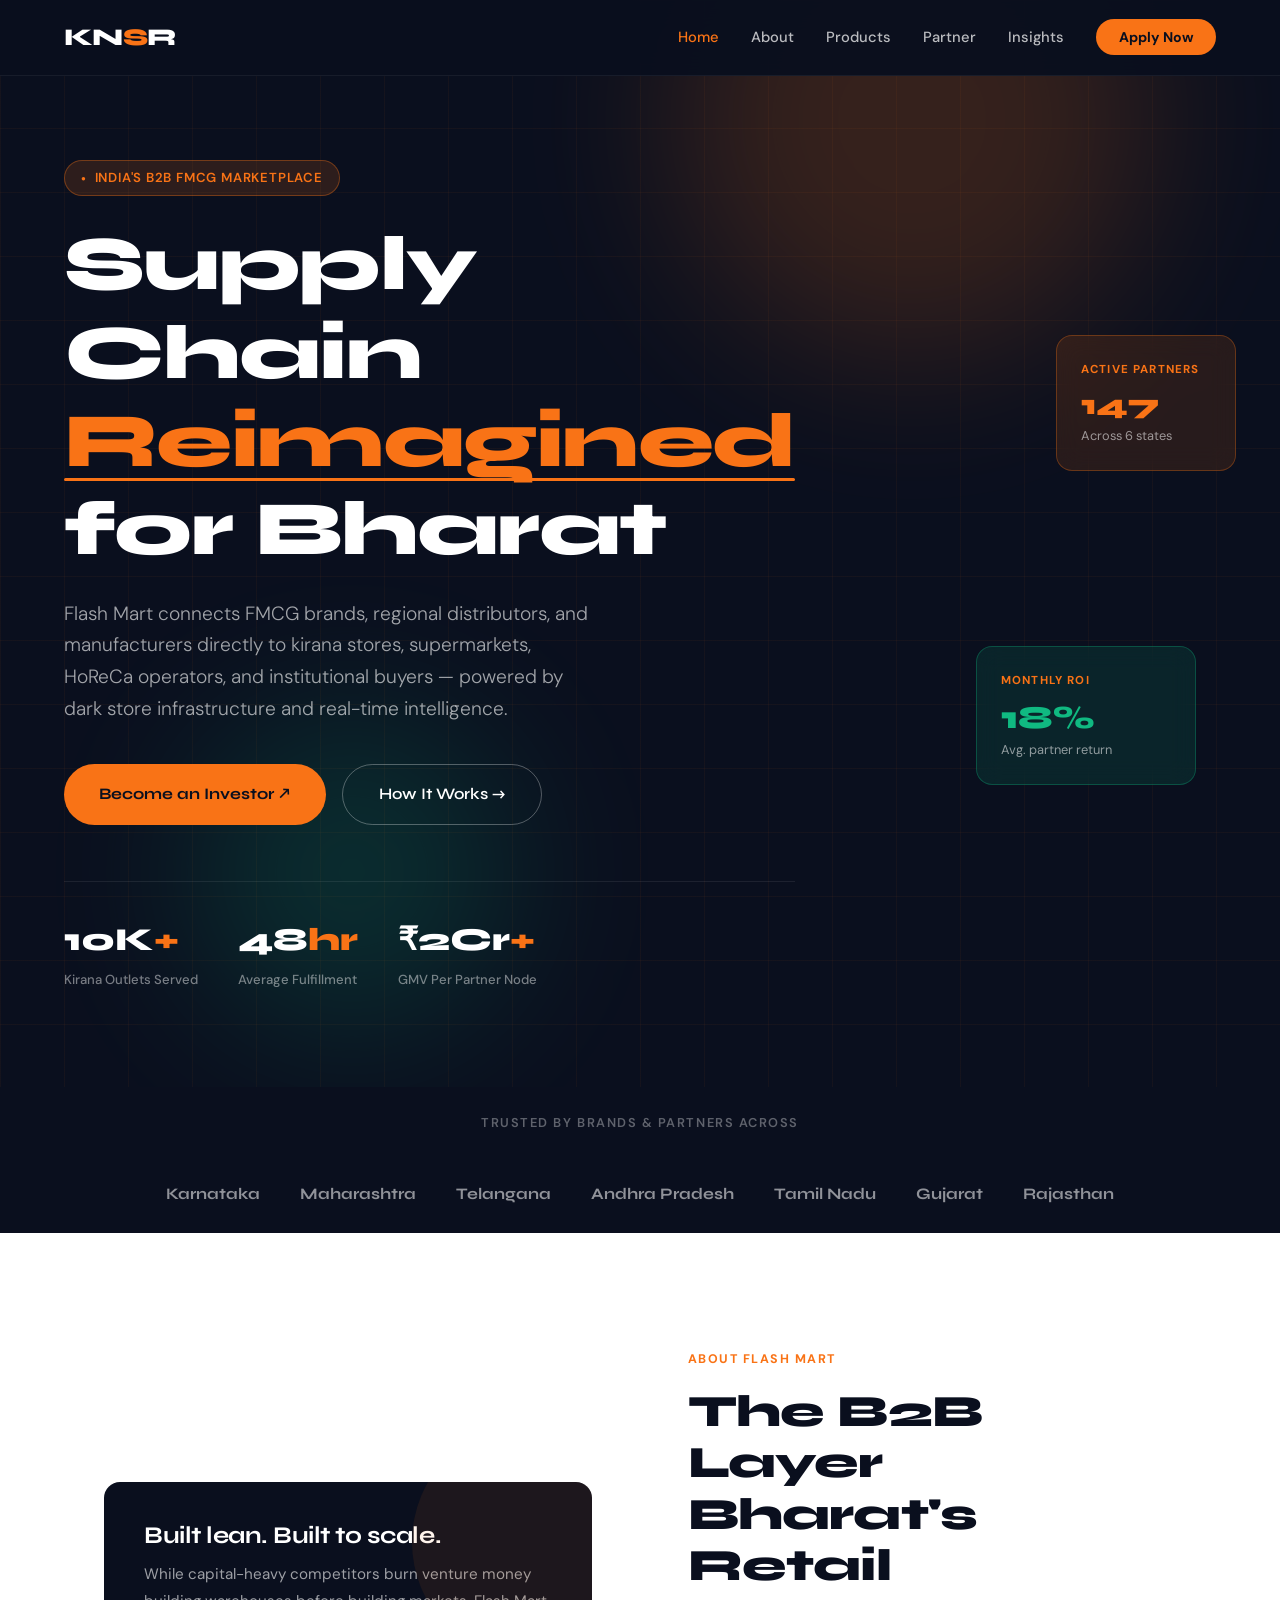
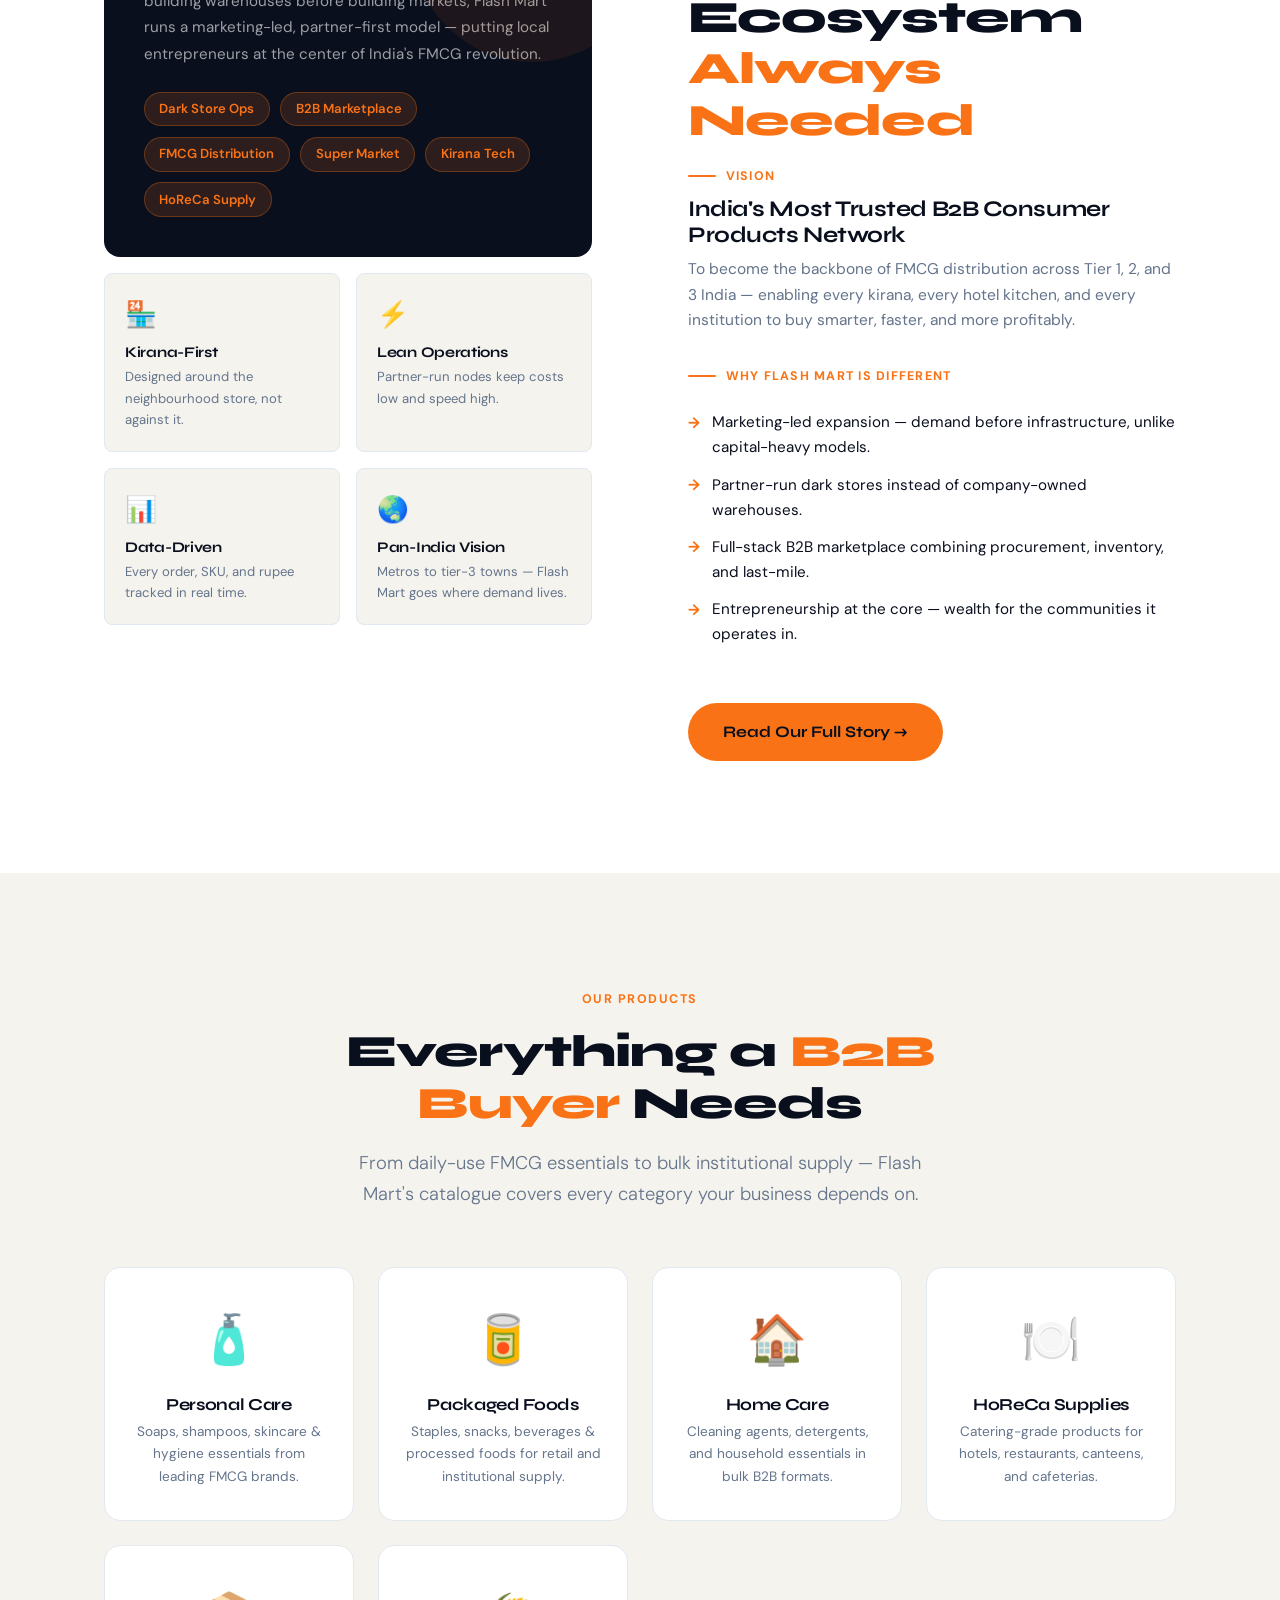
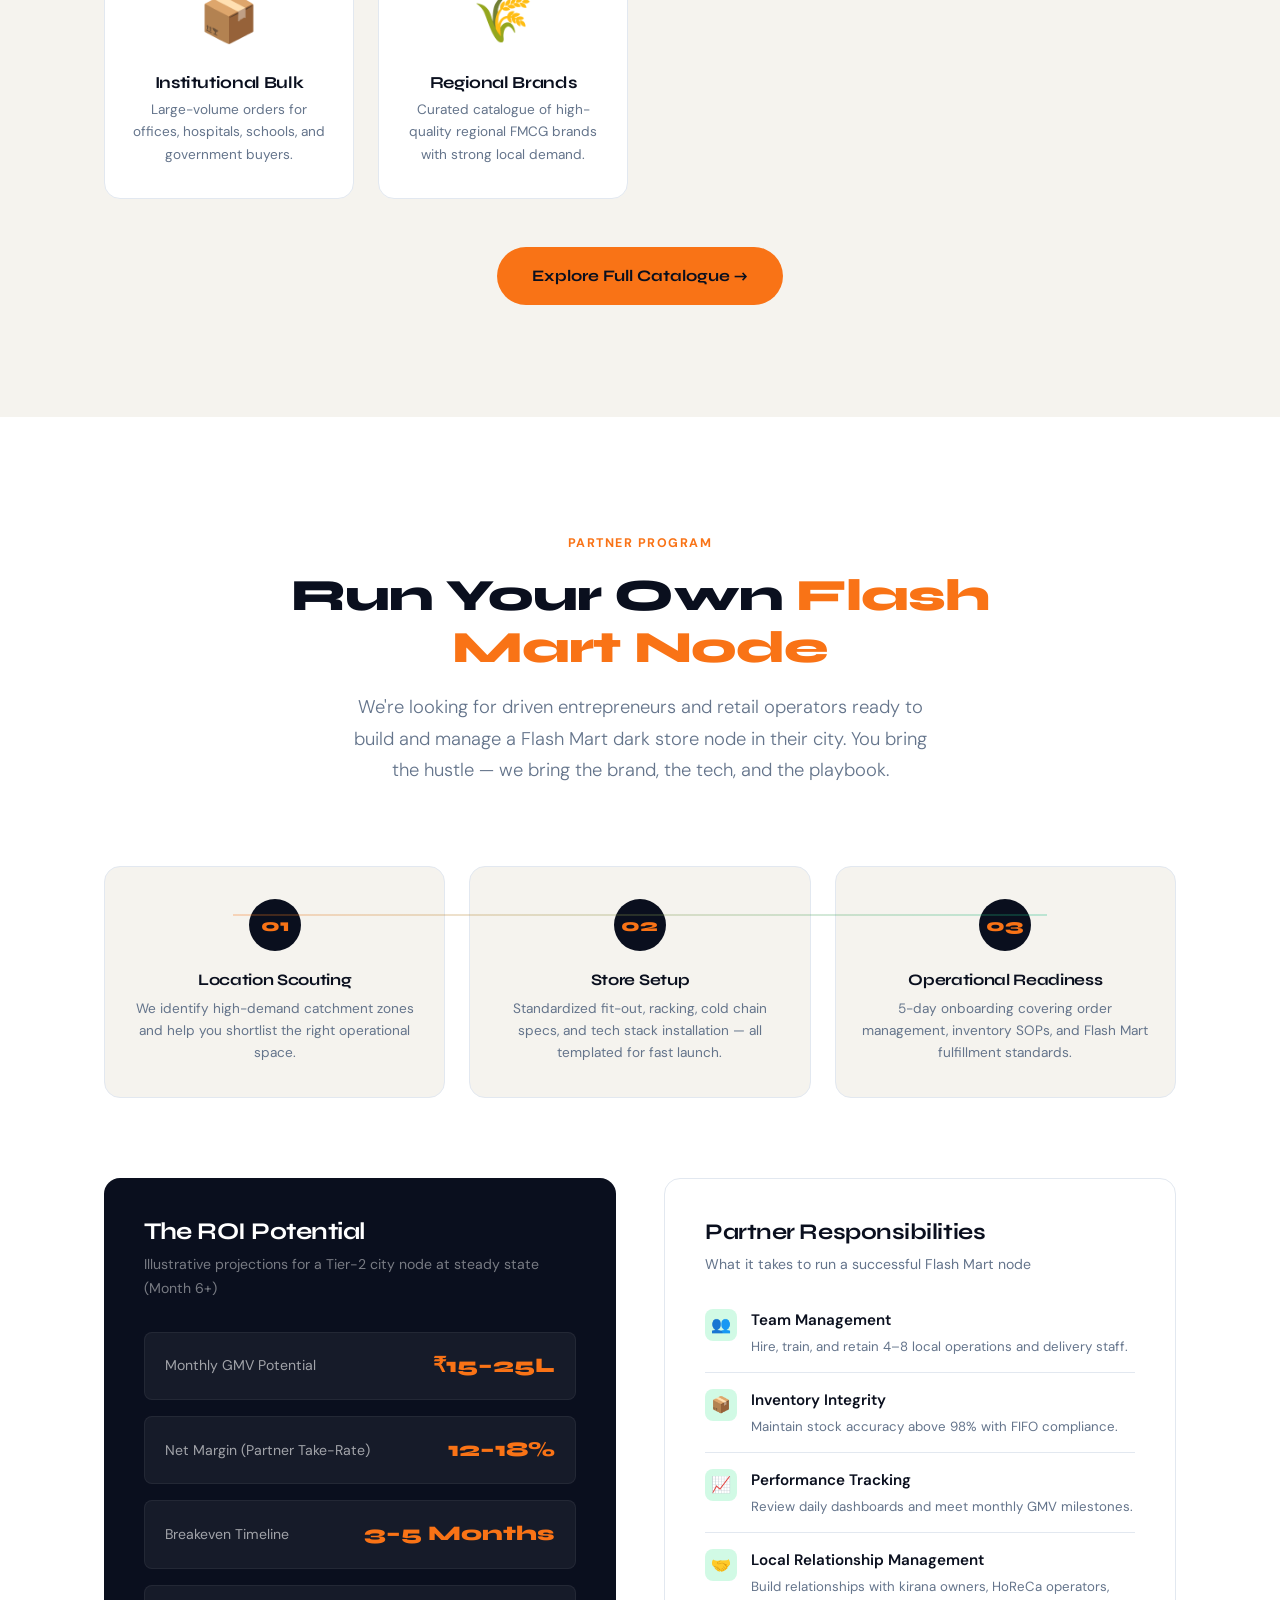
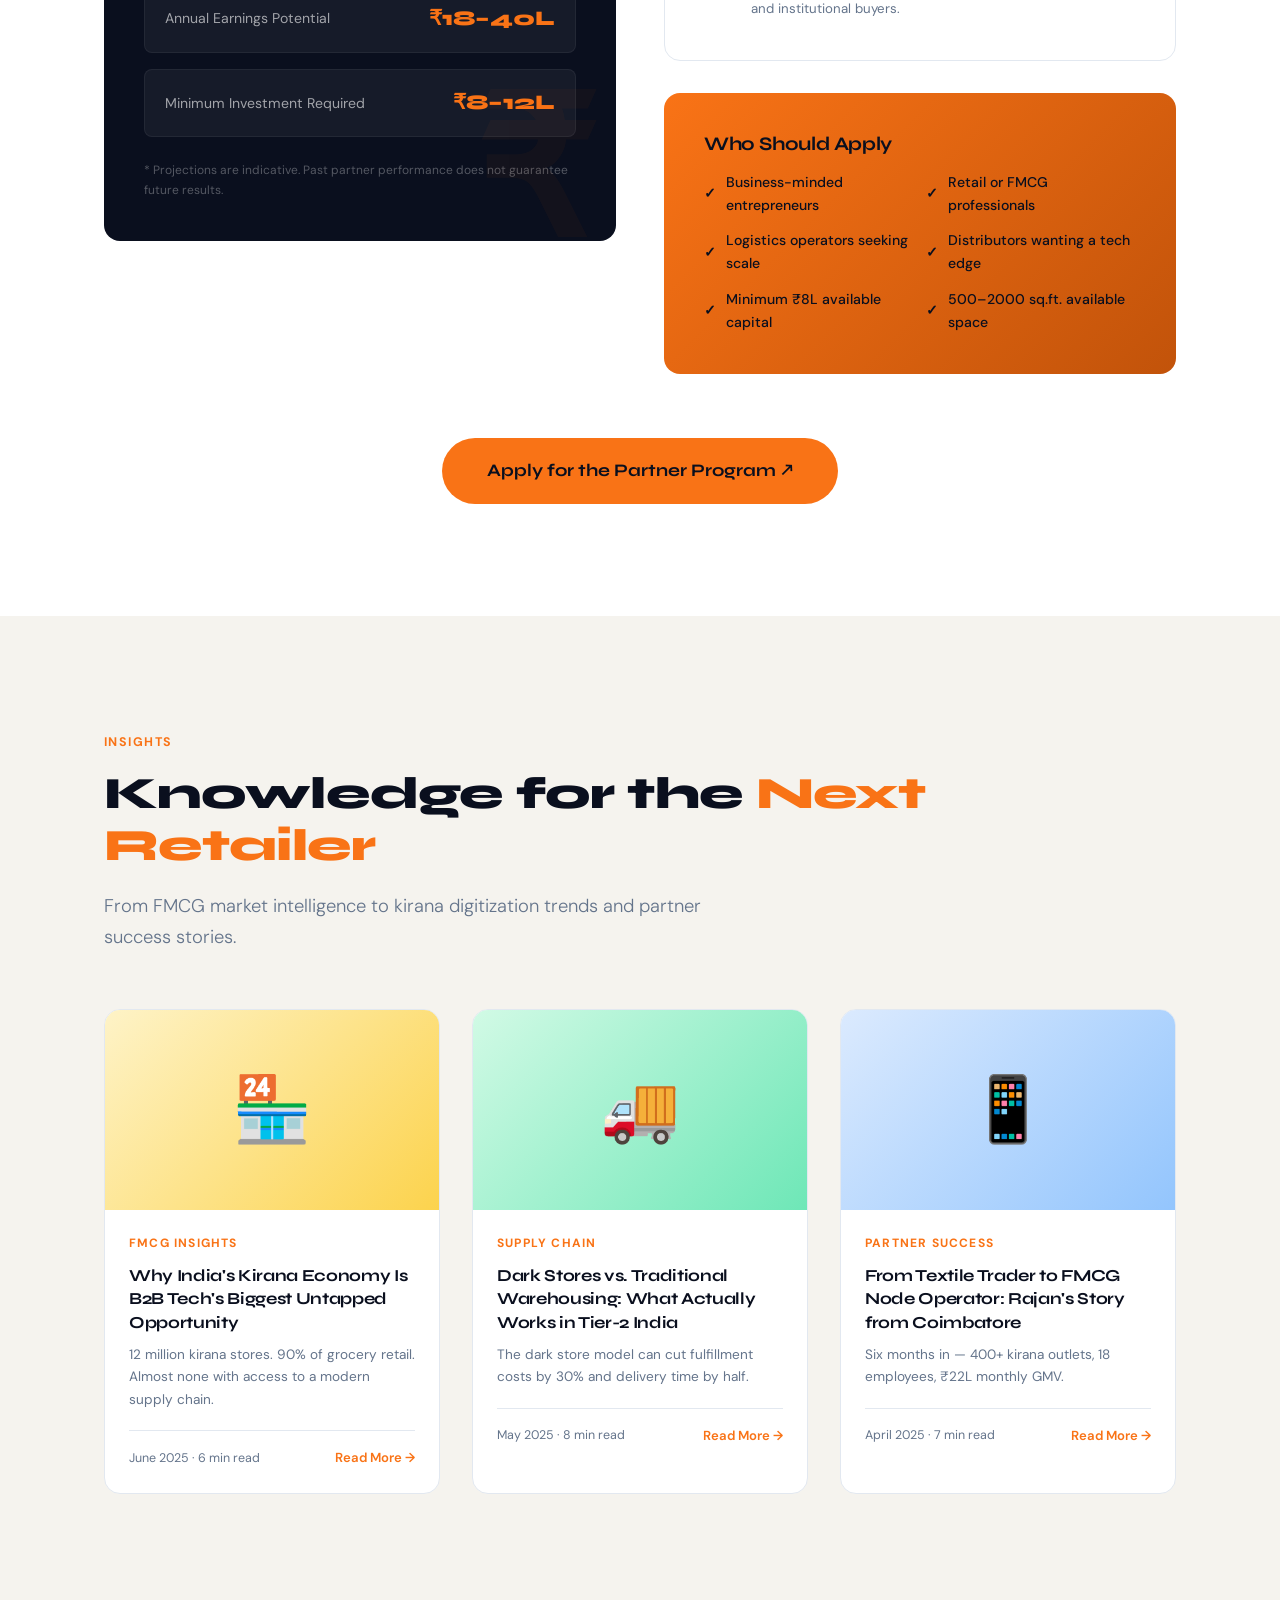
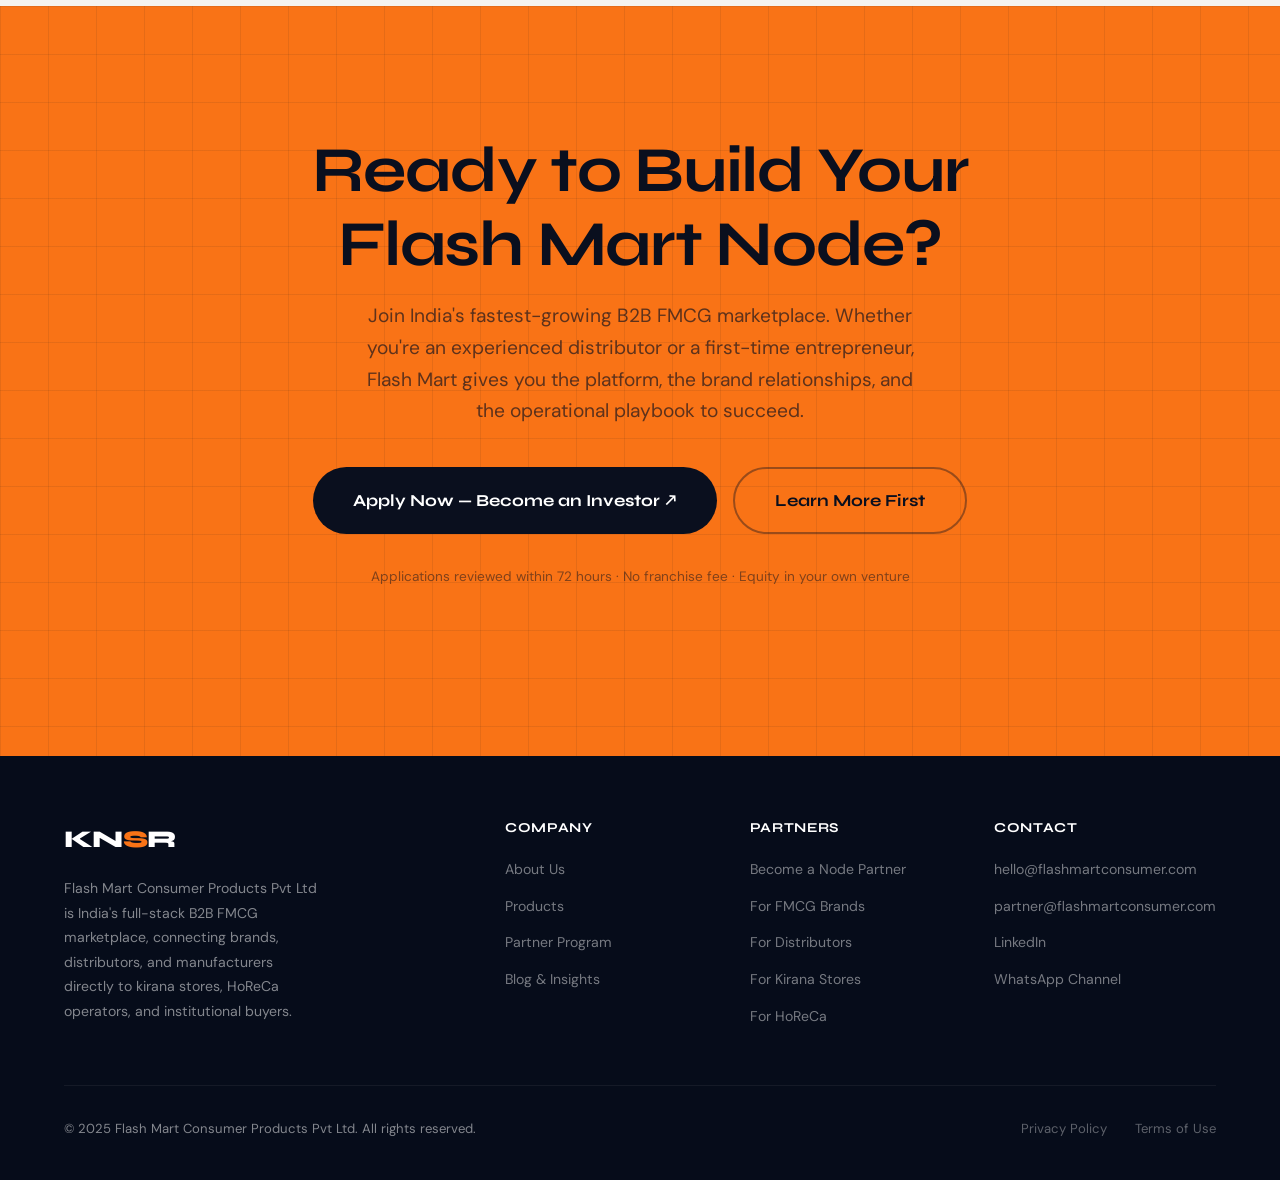
<file: index.html>
<!DOCTYPE html>
<html lang="en">
<head>
<meta charset="UTF-8">
<meta name="viewport" content="width=device-width, initial-scale=1.0">
<title>Flash Mart Consumer Products — India's B2B FMCG Marketplace</title>
<link rel="preconnect" href="https://fonts.googleapis.com">
<link href="https://fonts.googleapis.com/css2?family=Syne:wght@400;600;700;800&family=DM+Sans:ital,wght@0,300;0,400;0,500;1,300&display=swap" rel="stylesheet">
<link rel="stylesheet" href="shared.css">
<style>
  /* ── HERO ── */
  #home {
    min-height: 100vh;
    background: var(--ink);
    display: grid;
    grid-template-columns: 1fr 1fr;
    align-items: center;
    gap: 4rem;
    padding: 10rem 5% 6rem;
    position: relative;
    overflow: hidden;
  }
  .hero-bg-grid {
    position: absolute; inset: 0;
    background-image: linear-gradient(rgba(249,115,22,0.05) 1px, transparent 1px), linear-gradient(90deg, rgba(249,115,22,0.05) 1px, transparent 1px);
    background-size: 64px 64px;
    animation: gridDrift 20s linear infinite;
  }
  @keyframes gridDrift { from { background-position: 0 0; } to { background-position: 64px 64px; } }
  .hero-blob { position: absolute; border-radius: 50%; filter: blur(80px); opacity: 0.18; animation: blobFloat 8s ease-in-out infinite; }
  .hero-blob-1 { width: 480px; height: 480px; background: var(--saffron); top: -120px; right: 10%; }
  .hero-blob-2 { width: 320px; height: 320px; background: var(--emerald); bottom: 5%; left: 15%; animation-delay: 3s; }
  @keyframes blobFloat { 0%,100% { transform: translateY(0) scale(1); } 50% { transform: translateY(-30px) scale(1.05); } }
  .hero-content { position: relative; z-index: 2; }
  .hero-badge {
    display: inline-flex; align-items: center; gap: 0.5rem;
    background: rgba(249,115,22,0.15); border: 1px solid rgba(249,115,22,0.35);
    color: var(--saffron); padding: 0.4rem 1rem; border-radius: 100px;
    font-size: 0.82rem; font-weight: 600; letter-spacing: 0.06em; text-transform: uppercase;
    margin-bottom: 1.5rem; animation: fadeUp 0.6s ease both;
  }
  .hero-badge::before { content: '●'; font-size: 0.5rem; animation: pulse 2s infinite; }
  @keyframes pulse { 0%,100% { opacity:1; } 50% { opacity:0.3; } }
  @keyframes fadeUp { from { opacity:0; transform:translateY(20px); } to { opacity:1; transform:translateY(0); } }
  .hero-title { font-size: var(--fs-hero); color: #fff; font-weight: 800; margin-bottom: 1.5rem; animation: fadeUp 0.6s 0.1s ease both; }
  .hero-title .highlight { color: var(--saffron); position: relative; display: inline-block; }
  .hero-title .highlight::after { content:''; position:absolute; bottom:4px; left:0; right:0; height:3px; background:var(--saffron); border-radius:2px; transform:scaleX(0); transform-origin:left; animation:lineReveal 0.8s 0.9s ease forwards; }
  @keyframes lineReveal { to { transform: scaleX(1); } }
  .hero-subtitle { font-size: 1.2rem; color: rgba(255,255,255,0.62); font-weight: 300; max-width: 540px; margin-bottom: 2.5rem; animation: fadeUp 0.6s 0.2s ease both; }
  .hero-actions { display: flex; flex-wrap: wrap; gap: 1rem; animation: fadeUp 0.6s 0.3s ease both; }
  .hero-stats { display: flex; gap: 2.5rem; margin-top: 3.5rem; padding-top: 2rem; border-top: 1px solid rgba(255,255,255,0.08); animation: fadeUp 0.6s 0.4s ease both; flex-wrap: wrap; }
  .hero-stat-num { font-family: 'Syne', sans-serif; font-size: 2rem; font-weight: 800; color: #fff; }
  .hero-stat-num span { color: var(--saffron); }
  .hero-stat-label { font-size: 0.82rem; color: rgba(255,255,255,0.45); font-weight: 500; margin-top: 0.15rem; }

  /* Hero Card */
  .hero-visual { position: relative; z-index: 2; animation: fadeUp 0.8s 0.2s ease both; }
  .hero-card-stack { position: relative; height: 480px; }
  .hcard { position: absolute; background: rgba(255,255,255,0.06); border: 1px solid rgba(255,255,255,0.1); border-radius: var(--radius); padding: 1.5rem; backdrop-filter: blur(12px); transition: all 0.3s; }
  .hcard:hover { transform: translateY(-4px); }
  .hcard-main { top: 40px; left: 0; right: 0; background: rgba(28,35,64,0.9); border-color: rgba(249,115,22,0.25); }
  .hcard-float-1 { bottom: 30px; right: 20px; width: 220px; background: rgba(16,185,129,0.12); border-color: rgba(16,185,129,0.3); animation: floatCard1 6s ease-in-out infinite; }
  .hcard-float-2 { top: 0; right: -20px; width: 180px; background: rgba(249,115,22,0.12); border-color: rgba(249,115,22,0.3); animation: floatCard2 7s ease-in-out infinite; }
  @keyframes floatCard1 { 0%,100% { transform: translateY(0); } 50% { transform: translateY(-12px); } }
  @keyframes floatCard2 { 0%,100% { transform: translateY(0) rotate(2deg); } 50% { transform: translateY(-8px) rotate(1deg); } }
  .hcard-label { font-size: 0.72rem; font-weight: 700; letter-spacing: 0.1em; text-transform: uppercase; color: var(--saffron); margin-bottom: 0.75rem; }
  .hcard-main h4 { font-family: 'Syne', sans-serif; font-size: 1.15rem; color: #fff; margin-bottom: 0.5rem; }
  .hcard-main p { font-size: 0.88rem; color: rgba(255,255,255,0.55); }
  .hcard-row { display: flex; justify-content: space-between; align-items: center; padding: 0.65rem 0; border-bottom: 1px solid rgba(255,255,255,0.06); }
  .hcard-row:last-child { border-bottom: none; }
  .hcard-row-label { font-size: 0.82rem; color: rgba(255,255,255,0.5); }
  .hcard-row-val { font-size: 0.88rem; font-weight: 600; color: #fff; }
  .hcard-row-val.green { color: var(--emerald); }
  .hcard-row-val.orange { color: var(--saffron); }
  .metric-big { font-family: 'Syne', sans-serif; font-size: 2rem; font-weight: 800; line-height: 1; margin-top: 0.3rem; }
  .hcard-float-1 .metric-big { color: var(--emerald); }
  .hcard-float-2 .metric-big { color: var(--saffron); font-size: 1.8rem; }
  .hcard-float-1 p, .hcard-float-2 p { font-size: 0.8rem; color: rgba(255,255,255,0.55); margin-top: 0.3rem; }

  /* ABOUT SNAPSHOT */
  #about-snap { background: var(--white); }
  .about-grid { display: grid; grid-template-columns: 1fr 1fr; gap: 6rem; align-items: center; }
  .about-big-card { background: var(--ink); border-radius: var(--radius); padding: 2.5rem; color: #fff; position: relative; overflow: hidden; }
  .about-big-card::before { content:''; position:absolute; top:-60px; right:-60px; width:240px; height:240px; background:var(--saffron); border-radius:50%; opacity:0.08; }
  .about-big-card h3 { font-size: 1.5rem; margin-bottom: 0.75rem; }
  .about-big-card p { font-size: 0.95rem; color: rgba(255,255,255,0.6); line-height: 1.75; }
  .about-chips { display: flex; flex-wrap: wrap; gap: 0.65rem; margin-top: 1.5rem; }
  .chip { background: rgba(249,115,22,0.15); border: 1px solid rgba(249,115,22,0.3); color: var(--saffron); padding: 0.35rem 0.9rem; border-radius: 100px; font-size: 0.82rem; font-weight: 600; }
  .about-mini-cards { display: grid; grid-template-columns: 1fr 1fr; gap: 1rem; margin-top: 1rem; }
  .mini-card { background: var(--surface); border: 1px solid var(--slate-light); border-radius: var(--radius-sm); padding: 1.25rem; transition: all 0.22s; }
  .mini-card:hover { border-color: var(--saffron); transform: translateY(-3px); box-shadow: var(--shadow); }
  .mini-card-icon { font-size: 1.6rem; margin-bottom: 0.5rem; }
  .mini-card h5 { font-size: 0.92rem; font-weight: 700; margin-bottom: 0.3rem; }
  .mini-card p { font-size: 0.82rem; color: var(--slate); }
  .vm-block { margin-bottom: 2rem; }
  .vm-label { display: flex; align-items: center; gap: 0.6rem; font-size: 0.78rem; font-weight: 700; letter-spacing: 0.1em; text-transform: uppercase; color: var(--saffron); margin-bottom: 0.6rem; }
  .vm-label::before { content:''; width:28px; height:2px; background:var(--saffron); border-radius:2px; }
  .vm-block h3 { font-size: 1.4rem; margin-bottom: 0.6rem; }
  .vm-block p { color: var(--slate); font-size: 0.97rem; }
  .diff-list { list-style: none; margin-top: 1.5rem; display: flex; flex-direction: column; gap: 0.75rem; }
  .diff-list li { display: flex; align-items: flex-start; gap: 0.75rem; font-size: 0.95rem; }
  .diff-list li::before { content:'→'; color: var(--saffron); font-weight: 700; flex-shrink: 0; margin-top: 0.05rem; }

  /* PRODUCTS SNAPSHOT */
  #products-snap { background: var(--surface); }
  .products-snap-grid { display: grid; grid-template-columns: repeat(auto-fill, minmax(220px, 1fr)); gap: 1.5rem; margin-top: 3.5rem; }
  .prod-snap-card { background: var(--white); border: 1px solid var(--slate-light); border-radius: var(--radius); padding: 2rem 1.5rem; text-align: center; transition: all 0.28s; }
  .prod-snap-card:hover { border-color: var(--saffron); transform: translateY(-6px); box-shadow: var(--shadow-lg); }
  .prod-snap-icon { font-size: 3rem; margin-bottom: 1rem; }
  .prod-snap-card h4 { font-size: 1.05rem; margin-bottom: 0.4rem; }
  .prod-snap-card p { font-size: 0.85rem; color: var(--slate); }

  /* PARTNER */
  #partner-snap { background: var(--white); }
  .partner-header { text-align: center; max-width: 720px; margin: 0 auto 5rem; }
  .partner-header .section-lead { margin: 0 auto; }
  .program-phases { display: grid; grid-template-columns: repeat(auto-fit, minmax(190px, 1fr)); gap: 1.5rem; margin-bottom: 5rem; position: relative; }
  .program-phases::before { content:''; position:absolute; top:48px; left:12%; right:12%; height:2px; background:linear-gradient(90deg,var(--saffron),var(--emerald)); opacity:0.25; pointer-events:none; }
  .phase-card { background: var(--surface); border: 1px solid var(--slate-light); border-radius: var(--radius); padding: 2rem 1.5rem; text-align: center; transition: all 0.28s; }
  .phase-card:hover { border-color: var(--saffron); transform: translateY(-6px); box-shadow: var(--shadow-lg); }
  .phase-num { width: 52px; height: 52px; border-radius: 50%; background: var(--ink); color: var(--saffron); font-family: 'Syne', sans-serif; font-size: 1.1rem; font-weight: 800; display: flex; align-items: center; justify-content: center; margin: 0 auto 1.25rem; transition: background 0.22s; }
  .phase-card:hover .phase-num { background: var(--saffron); color: var(--ink); }
  .phase-card h4 { font-size: 1rem; margin-bottom: 0.5rem; }
  .phase-card p { font-size: 0.85rem; color: var(--slate); }
  .partner-grid { display: grid; grid-template-columns: 1fr 1fr; gap: 3rem; align-items: start; }
  .roi-card { background: var(--ink); border-radius: var(--radius); padding: 2.5rem; color: #fff; position: relative; overflow: hidden; }
  .roi-card::after { content:'₹'; position:absolute; bottom:-30px; right:20px; font-family:'Syne',sans-serif; font-size:12rem; font-weight:800; opacity:0.04; color:var(--saffron); line-height:1; }
  .roi-card h3 { font-size: 1.5rem; margin-bottom: 0.5rem; }
  .roi-card .subtext { font-size: 0.88rem; color: rgba(255,255,255,0.45); margin-bottom: 2rem; }
  .roi-metrics { display: flex; flex-direction: column; gap: 1rem; }
  .roi-metric { display: flex; justify-content: space-between; align-items: center; padding: 1rem 1.25rem; background: rgba(255,255,255,0.05); border-radius: var(--radius-sm); border: 1px solid rgba(255,255,255,0.06); }
  .roi-metric-label { font-size: 0.88rem; color: rgba(255,255,255,0.6); }
  .roi-metric-value { font-family: 'Syne', sans-serif; font-size: 1.3rem; font-weight: 800; color: var(--saffron); }
  .roi-disclaimer { font-size: 0.75rem; color: rgba(255,255,255,0.3); margin-top: 1.5rem; }
  .responsibilities-card { background: var(--white); border: 1px solid var(--slate-light); border-radius: var(--radius); padding: 2.5rem; }
  .responsibilities-card h3 { font-size: 1.4rem; margin-bottom: 0.5rem; }
  .responsibilities-card .subtext { font-size: 0.88rem; color: var(--slate); margin-bottom: 2rem; }
  .resp-list { list-style: none; display: flex; flex-direction: column; gap: 0.9rem; }
  .resp-list li { display: flex; align-items: flex-start; gap: 0.9rem; font-size: 0.95rem; padding-bottom: 0.9rem; border-bottom: 1px solid var(--slate-light); }
  .resp-list li:last-child { border-bottom: none; padding-bottom: 0; }
  .resp-icon { width: 32px; height: 32px; background: var(--emerald-soft); border-radius: var(--radius-sm); display: flex; align-items: center; justify-content: center; font-size: 1rem; flex-shrink: 0; margin-top: 0.1rem; }
  .resp-list li div strong { font-size: 0.95rem; font-weight: 600; }
  .resp-list li div p { font-size: 0.83rem; color: var(--slate); margin-top: 0.2rem; }
  .eligibility-band { background: linear-gradient(135deg, var(--saffron) 0%, var(--saffron-deep) 100%); border-radius: var(--radius); padding: 2.5rem; color: var(--ink); margin-top: 2rem; }
  .eligibility-band h4 { font-size: 1.2rem; margin-bottom: 1rem; }
  .elig-grid { display: grid; grid-template-columns: 1fr 1fr; gap: 0.75rem; }
  .elig-item { display: flex; align-items: center; gap: 0.6rem; font-size: 0.88rem; font-weight: 500; }
  .elig-item::before { content:'✓'; font-weight: 800; font-size: 0.9rem; }

  /* BLOG */
  #blog { background: var(--surface); }
  .blog-grid { display: grid; grid-template-columns: repeat(auto-fill, minmax(300px, 1fr)); gap: 2rem; margin-top: 3.5rem; }
  .blog-card { background: var(--white); border: 1px solid var(--slate-light); border-radius: var(--radius); overflow: hidden; transition: all 0.28s; }
  .blog-card:hover { border-color: var(--saffron); transform: translateY(-6px); box-shadow: var(--shadow-lg); }
  .blog-thumb { height: 200px; display: flex; align-items: center; justify-content: center; font-size: 4rem; }
  .blog-thumb-1 { background: linear-gradient(135deg,#FEF3C7,#FCD34D); }
  .blog-thumb-2 { background: linear-gradient(135deg,#D1FAE5,#6EE7B7); }
  .blog-thumb-3 { background: linear-gradient(135deg,#DBEAFE,#93C5FD); }
  .blog-thumb-4 { background: linear-gradient(135deg,#FCE7F3,#F9A8D4); }
  .blog-body { padding: 1.5rem; }
  .blog-cat { font-size: 0.75rem; font-weight: 700; letter-spacing: 0.1em; text-transform: uppercase; color: var(--saffron); margin-bottom: 0.6rem; }
  .blog-card h4 { font-size: 1.05rem; margin-bottom: 0.6rem; line-height: 1.4; transition: color 0.2s; }
  .blog-card:hover h4 { color: var(--saffron); }
  .blog-card p { font-size: 0.85rem; color: var(--slate); line-height: 1.65; }
  .blog-meta { display: flex; align-items: center; justify-content: space-between; margin-top: 1.2rem; padding-top: 1rem; border-top: 1px solid var(--slate-light); font-size: 0.78rem; color: var(--slate); }
  .read-more { color: var(--saffron); font-weight: 600; font-size: 0.82rem; display: flex; align-items: center; gap: 0.3rem; transition: gap 0.2s; }
  .blog-card:hover .read-more { gap: 0.6rem; }

  @media (max-width: 900px) {
    #home { grid-template-columns: 1fr; padding-top: 8rem; }
    .hero-visual { display: none; }
    .about-grid { grid-template-columns: 1fr; gap: 3rem; }
    .partner-grid { grid-template-columns: 1fr; }
    .about-mini-cards { grid-template-columns: 1fr 1fr; }
  }
  @media (max-width: 600px) {
    .about-mini-cards { grid-template-columns: 1fr; }
    .elig-grid { grid-template-columns: 1fr; }
  }
</style>
</head>
<body>

<!-- NAV -->
<nav>
  <a href="index.html" class="nav-logo">KN<span>S</span>R</a>
  <ul class="nav-links">
    <li><a href="index.html">Home</a></li>
    <li><a href="about.html">About</a></li>
    <li><a href="products.html">Products</a></li>
    <li><a href="partners.html">Partner</a></li>
    <li><a href="insights.html">Insights</a></li>
    <li><a href="mailto:partner@flashmartconsumer.com" class="nav-cta">Apply Now</a></li>
  </ul>
  <button class="nav-toggle" aria-label="Open navigation">
    <span></span>
    <span></span>
    <span></span>
  </button>
</nav>

<!-- ═══ HERO ═══ -->
<section id="home">
  <div class="hero-bg-grid"></div>
  <div class="hero-blob hero-blob-1"></div>
  <div class="hero-blob hero-blob-2"></div>

  <div class="hero-content">
    <div class="hero-badge">India's B2B FMCG Marketplace</div>
    <h1 class="hero-title">
      Supply Chain<br>
      <span class="highlight">Reimagined</span><br>
      for Bharat
    </h1>
    <p class="hero-subtitle">
      Flash Mart connects FMCG brands, regional distributors, and manufacturers directly to kirana stores, supermarkets, HoReCa operators, and institutional buyers — powered by dark store infrastructure and real-time intelligence.
    </p>
    <div class="hero-actions">
      <a href="partners.html" class="btn-primary">Become an Investor ↗</a>
      <a href="about.html" class="btn-secondary" style="color:#fff; border-color:rgba(255,255,255,0.3);">How It Works →</a>
    </div>
    <div class="hero-stats">
      <div>
        <div class="hero-stat-num">10K<span>+</span></div>
        <div class="hero-stat-label">Kirana Outlets Served</div>
      </div>
      <div>
        <div class="hero-stat-num">48<span>hr</span></div>
        <div class="hero-stat-label">Average Fulfillment</div>
      </div>
      <div>
        <div class="hero-stat-num">₹2Cr<span>+</span></div>
        <div class="hero-stat-label">GMV Per Partner Node</div>
      </div>
    </div>
  </div>

  <div class="hero-visual">
    <div class="hero-card-stack">
      <div class="hcard hcard-float-2">
        <div class="hcard-label">Active Partners</div>
        <div class="metric-big">147</div>
        <p>Across 6 states</p>
      </div>
      <div class="hcard hcard-float-1">
        <div class="hcard-label">Monthly ROI</div>
        <div class="metric-big">18%</div>
        <p>Avg. partner return</p>
      </div>
    </div>
  </div>
</section>

<!-- TRUST BAR -->
<div class="trust-bar">
  <span class="trust-bar-label">Trusted by brands &amp; partners across</span>
  <div class="trust-items">
    <span class="trust-item">Karnataka</span>
    <span class="trust-item">Maharashtra</span>
    <span class="trust-item">Telangana</span>
    <span class="trust-item">Andhra Pradesh</span>
    <span class="trust-item">Tamil Nadu</span>
    <span class="trust-item">Gujarat</span>
    <span class="trust-item">Rajasthan</span>
  </div>
</div>

<!-- ═══ ABOUT SNAPSHOT ═══ -->
<section id="about-snap">
  <div class="section-inner">
    <div class="about-grid">
      <div class="about-visual reveal">
        <div class="about-big-card">
          <h3>Built lean. Built to scale.</h3>
          <p>While capital-heavy competitors burn venture money building warehouses before building markets, Flash Mart runs a marketing-led, partner-first model — putting local entrepreneurs at the center of India's FMCG revolution.</p>
          <div class="about-chips">
            <span class="chip">Dark Store Ops</span>
            <span class="chip">B2B Marketplace</span>
            <span class="chip">FMCG Distribution</span>
            <span class="chip">Super Market</span>
            <span class="chip">Kirana Tech</span>
            <span class="chip">HoReCa Supply</span>
          </div>
        </div>
        <div class="about-mini-cards">
          <div class="mini-card reveal reveal-delay-1"><div class="mini-card-icon">🏪</div><h5>Kirana-First</h5><p>Designed around the neighbourhood store, not against it.</p></div>
          <div class="mini-card reveal reveal-delay-2"><div class="mini-card-icon">⚡</div><h5>Lean Operations</h5><p>Partner-run nodes keep costs low and speed high.</p></div>
          <div class="mini-card reveal reveal-delay-3"><div class="mini-card-icon">📊</div><h5>Data-Driven</h5><p>Every order, SKU, and rupee tracked in real time.</p></div>
          <div class="mini-card reveal reveal-delay-4"><div class="mini-card-icon">🌏</div><h5>Pan-India Vision</h5><p>Metros to tier-3 towns — Flash Mart goes where demand lives.</p></div>
        </div>
      </div>
      <div class="reveal reveal-delay-1">
        <span class="section-tag">About Flash Mart</span>
        <h2 class="section-title">The B2B Layer Bharat's Retail Ecosystem <span class="em">Always Needed</span></h2>
        <div class="vm-block">
          <div class="vm-label">Vision</div>
          <h3>India's Most Trusted B2B Consumer Products Network</h3>
          <p>To become the backbone of FMCG distribution across Tier 1, 2, and 3 India — enabling every kirana, every hotel kitchen, and every institution to buy smarter, faster, and more profitably.</p>
        </div>
        <div class="vm-block">
          <div class="vm-label">Why Flash Mart is Different</div>
          <ul class="diff-list">
            <li>Marketing-led expansion — demand before infrastructure, unlike capital-heavy models.</li>
            <li>Partner-run dark stores instead of company-owned warehouses.</li>
            <li>Full-stack B2B marketplace combining procurement, inventory, and last-mile.</li>
            <li>Entrepreneurship at the core — wealth for the communities it operates in.</li>
          </ul>
        </div>
        <a href="about.html" class="btn-primary" style="margin-top:1.5rem;">Read Our Full Story →</a>
      </div>
    </div>
  </div>
</section>

<!-- ═══ PRODUCTS SNAPSHOT ═══ -->
<section id="products-snap">
  <div class="section-inner">
    <div style="text-align:center; max-width:640px; margin:0 auto 1rem;">
      <span class="section-tag">Our Products</span>
      <h2 class="section-title">Everything a <span class="em">B2B Buyer</span> Needs</h2>
      <p class="section-lead" style="margin:0 auto;">From daily-use FMCG essentials to bulk institutional supply — Flash Mart's catalogue covers every category your business depends on.</p>
    </div>
    <div class="products-snap-grid">
      <div class="prod-snap-card reveal"><div class="prod-snap-icon">🧴</div><h4>Personal Care</h4><p>Soaps, shampoos, skincare & hygiene essentials from leading FMCG brands.</p></div>
      <div class="prod-snap-card reveal reveal-delay-1"><div class="prod-snap-icon">🥫</div><h4>Packaged Foods</h4><p>Staples, snacks, beverages & processed foods for retail and institutional supply.</p></div>
      <div class="prod-snap-card reveal reveal-delay-2"><div class="prod-snap-icon">🏠</div><h4>Home Care</h4><p>Cleaning agents, detergents, and household essentials in bulk B2B formats.</p></div>
      <div class="prod-snap-card reveal reveal-delay-3"><div class="prod-snap-icon">🍽️</div><h4>HoReCa Supplies</h4><p>Catering-grade products for hotels, restaurants, canteens, and cafeterias.</p></div>
      <div class="prod-snap-card reveal reveal-delay-4"><div class="prod-snap-icon">📦</div><h4>Institutional Bulk</h4><p>Large-volume orders for offices, hospitals, schools, and government buyers.</p></div>
      <div class="prod-snap-card reveal"><div class="prod-snap-icon">🌾</div><h4>Regional Brands</h4><p>Curated catalogue of high-quality regional FMCG brands with strong local demand.</p></div>
    </div>
    <div style="text-align:center; margin-top:3rem;" class="reveal">
      <a href="products.html" class="btn-primary">Explore Full Catalogue →</a>
    </div>
  </div>
</section>

<!-- ═══ PARTNER PROGRAM ═══ -->
<section id="partner-snap">
  <div class="section-inner">
    <div class="partner-header reveal">
      <span class="section-tag">Partner Program</span>
      <h2 class="section-title">Run Your Own <span class="em">Flash Mart Node</span></h2>
      <p class="section-lead">We're looking for driven entrepreneurs and retail operators ready to build and manage a Flash Mart dark store node in their city. You bring the hustle — we bring the brand, the tech, and the playbook.</p>
    </div>
    <div class="program-phases">
      <div class="phase-card reveal"><div class="phase-num">01</div><h4>Location Scouting</h4><p>We identify high-demand catchment zones and help you shortlist the right operational space.</p></div>
      <div class="phase-card reveal reveal-delay-1"><div class="phase-num">02</div><h4>Store Setup</h4><p>Standardized fit-out, racking, cold chain specs, and tech stack installation — all templated for fast launch.</p></div>
      <div class="phase-card reveal reveal-delay-2"><div class="phase-num">03</div><h4>Operational Readiness</h4><p>5-day onboarding covering order management, inventory SOPs, and Flash Mart fulfillment standards.</p></div>
    </div>
    <div class="partner-grid">
      <div class="roi-card reveal">
        <h3>The ROI Potential</h3>
        <p class="subtext">Illustrative projections for a Tier-2 city node at steady state (Month 6+)</p>
        <div class="roi-metrics">
          <div class="roi-metric"><span class="roi-metric-label">Monthly GMV Potential</span><span class="roi-metric-value">₹15–25L</span></div>
          <div class="roi-metric"><span class="roi-metric-label">Net Margin (Partner Take-Rate)</span><span class="roi-metric-value">12–18%</span></div>
          <div class="roi-metric"><span class="roi-metric-label">Breakeven Timeline</span><span class="roi-metric-value">3–5 Months</span></div>
          <div class="roi-metric"><span class="roi-metric-label">Annual Earnings Potential</span><span class="roi-metric-value">₹18–40L</span></div>
          <div class="roi-metric"><span class="roi-metric-label">Minimum Investment Required</span><span class="roi-metric-value">₹8–12L</span></div>
        </div>
        <p class="roi-disclaimer">* Projections are indicative. Past partner performance does not guarantee future results.</p>
      </div>
      <div>
        <div class="responsibilities-card reveal reveal-delay-1">
          <h3>Partner Responsibilities</h3>
          <p class="subtext">What it takes to run a successful Flash Mart node</p>
          <ul class="resp-list">
            <li><div class="resp-icon">👥</div><div><strong>Team Management</strong><p>Hire, train, and retain 4–8 local operations and delivery staff.</p></div></li>
            <li><div class="resp-icon">📦</div><div><strong>Inventory Integrity</strong><p>Maintain stock accuracy above 98% with FIFO compliance.</p></div></li>
            <li><div class="resp-icon">📈</div><div><strong>Performance Tracking</strong><p>Review daily dashboards and meet monthly GMV milestones.</p></div></li>
            <li><div class="resp-icon">🤝</div><div><strong>Local Relationship Management</strong><p>Build relationships with kirana owners, HoReCa operators, and institutional buyers.</p></div></li>
          </ul>
        </div>
        <div class="eligibility-band reveal reveal-delay-2">
          <h4>Who Should Apply</h4>
          <div class="elig-grid">
            <div class="elig-item">Business-minded entrepreneurs</div>
            <div class="elig-item">Retail or FMCG professionals</div>
            <div class="elig-item">Logistics operators seeking scale</div>
            <div class="elig-item">Distributors wanting a tech edge</div>
            <div class="elig-item">Minimum ₹8L available capital</div>
            <div class="elig-item">500–2000 sq.ft. available space</div>
          </div>
        </div>
      </div>
    </div>
    <div style="text-align:center; margin-top:4rem;" class="reveal">
      <a href="mailto:partner@flashmartconsumer.com" class="btn-primary" style="font-size:1.1rem; padding:1.15rem 2.8rem;">Apply for the Partner Program ↗</a>
    </div>
  </div>
</section>

<!-- ═══ BLOG ═══ -->
<section id="blog">
  <div class="section-inner">
    <span class="section-tag">Insights</span>
    <h2 class="section-title">Knowledge for the <span class="em">Next Retailer</span></h2>
    <p class="section-lead">From FMCG market intelligence to kirana digitization trends and partner success stories.</p>
    <div class="blog-grid">
      <div class="blog-card reveal">
        <div class="blog-thumb blog-thumb-1">🏪</div>
        <div class="blog-body">
          <div class="blog-cat">FMCG Insights</div>
          <h4>Why India's Kirana Economy Is B2B Tech's Biggest Untapped Opportunity</h4>
          <p>12 million kirana stores. 90% of grocery retail. Almost none with access to a modern supply chain.</p>
          <div class="blog-meta"><span>June 2025 · 6 min read</span><span class="read-more">Read More →</span></div>
        </div>
      </div>
      <div class="blog-card reveal reveal-delay-1">
        <div class="blog-thumb blog-thumb-2">🚚</div>
        <div class="blog-body">
          <div class="blog-cat">Supply Chain</div>
          <h4>Dark Stores vs. Traditional Warehousing: What Actually Works in Tier-2 India</h4>
          <p>The dark store model can cut fulfillment costs by 30% and delivery time by half.</p>
          <div class="blog-meta"><span>May 2025 · 8 min read</span><span class="read-more">Read More →</span></div>
        </div>
      </div>
      <div class="blog-card reveal reveal-delay-2">
        <div class="blog-thumb blog-thumb-3">📱</div>
        <div class="blog-body">
          <div class="blog-cat">Partner Success</div>
          <h4>From Textile Trader to FMCG Node Operator: Rajan's Story from Coimbatore</h4>
          <p>Six months in — 400+ kirana outlets, 18 employees, ₹22L monthly GMV.</p>
          <div class="blog-meta"><span>April 2025 · 7 min read</span><span class="read-more">Read More →</span></div>
        </div>
      </div>
    </div>
  </div>
</section>

<!-- ═══ CTA ═══ -->
<section class="cta-section">
  <div class="cta-inner">
    <h2 class="reveal">Ready to Build Your Flash Mart Node?</h2>
    <p class="reveal reveal-delay-1">Join India's fastest-growing B2B FMCG marketplace. Whether you're an experienced distributor or a first-time entrepreneur, Flash Mart gives you the platform, the brand relationships, and the operational playbook to succeed.</p>
    <div class="cta-actions reveal reveal-delay-2">
      <a href="mailto:partner@flashmartconsumer.com" class="btn-dark">Apply Now — Become an Investor ↗</a>
      <a href="about.html" class="btn-outline-dark">Learn More First</a>
    </div>
    <p style="margin-top:2rem; font-size:0.85rem; color:rgba(10,15,30,0.5);" class="reveal reveal-delay-3">Applications reviewed within 72 hours · No franchise fee · Equity in your own venture</p>
  </div>
</section>

<!-- FOOTER -->
<footer>
  <div class="footer-grid">
    <div class="footer-brand">
      <a href="index.html" class="nav-logo">KN<span>S</span>R</a>
      <p>Flash Mart Consumer Products Pvt Ltd is India's full-stack B2B FMCG marketplace, connecting brands, distributors, and manufacturers directly to kirana stores, HoReCa operators, and institutional buyers.</p>
    </div>
    <div class="footer-col">
      <h5>Company</h5>
      <ul class="footer-links">
        <li><a href="about.html">About Us</a></li>
        <li><a href="products.html">Products</a></li>
        <li><a href="partners.html">Partner Program</a></li>
        <li><a href="insights.html">Blog &amp; Insights</a></li>
      </ul>
    </div>
    <div class="footer-col">
      <h5>Partners</h5>
      <ul class="footer-links">
        <li><a href="#">Become a Node Partner</a></li>
        <li><a href="#">For FMCG Brands</a></li>
        <li><a href="#">For Distributors</a></li>
        <li><a href="#">For Kirana Stores</a></li>
        <li><a href="#">For HoReCa</a></li>
      </ul>
    </div>
    <div class="footer-col">
      <h5>Contact</h5>
      <ul class="footer-links">
        <li><a href="mailto:hello@flashmartconsumer.com">hello@flashmartconsumer.com</a></li>
        <li><a href="mailto:partner@flashmartconsumer.com">partner@flashmartconsumer.com</a></li>
        <li><a href="#">LinkedIn</a></li>
        <li><a href="#">WhatsApp Channel</a></li>
      </ul>
    </div>
  </div>
  <div class="footer-bottom">
    <span>© 2025 Flash Mart Consumer Products Pvt Ltd. All rights reserved.</span>
    <span>
      <a href="#" style="margin-right:1.5rem; color:rgba(255,255,255,0.35);">Privacy Policy</a>
      <a href="#" style="color:rgba(255,255,255,0.35);">Terms of Use</a>
    </span>
  </div>
</footer>

<script>
  // Reveal animation
  const revealEls = document.querySelectorAll('.reveal');
  const obs = new IntersectionObserver(entries => {
    entries.forEach(e => { if (e.isIntersecting) { e.target.classList.add('visible'); obs.unobserve(e.target); } });
  }, { threshold: 0.12 });
  revealEls.forEach(el => obs.observe(el));
  window.addEventListener('scroll', () => {
    document.querySelector('nav').style.borderBottomColor = scrollY > 40 ? 'rgba(255,255,255,0.12)' : 'rgba(255,255,255,0.06)';
  });

  // Mobile nav toggle
  document.querySelector('.nav-toggle').onclick = function() {
    document.querySelector('.nav-links').classList.toggle('nav-open');
    this.classList.toggle('open');
  };

  // Active nav highlighting
  const currentPage = window.location.pathname.split('/').pop() || 'index.html';
  document.querySelectorAll('.nav-links a[href]').forEach(link => {
    link.classList.toggle('active', link.getAttribute('href') === currentPage);
  });
</script>
</body>
</html>
</file>
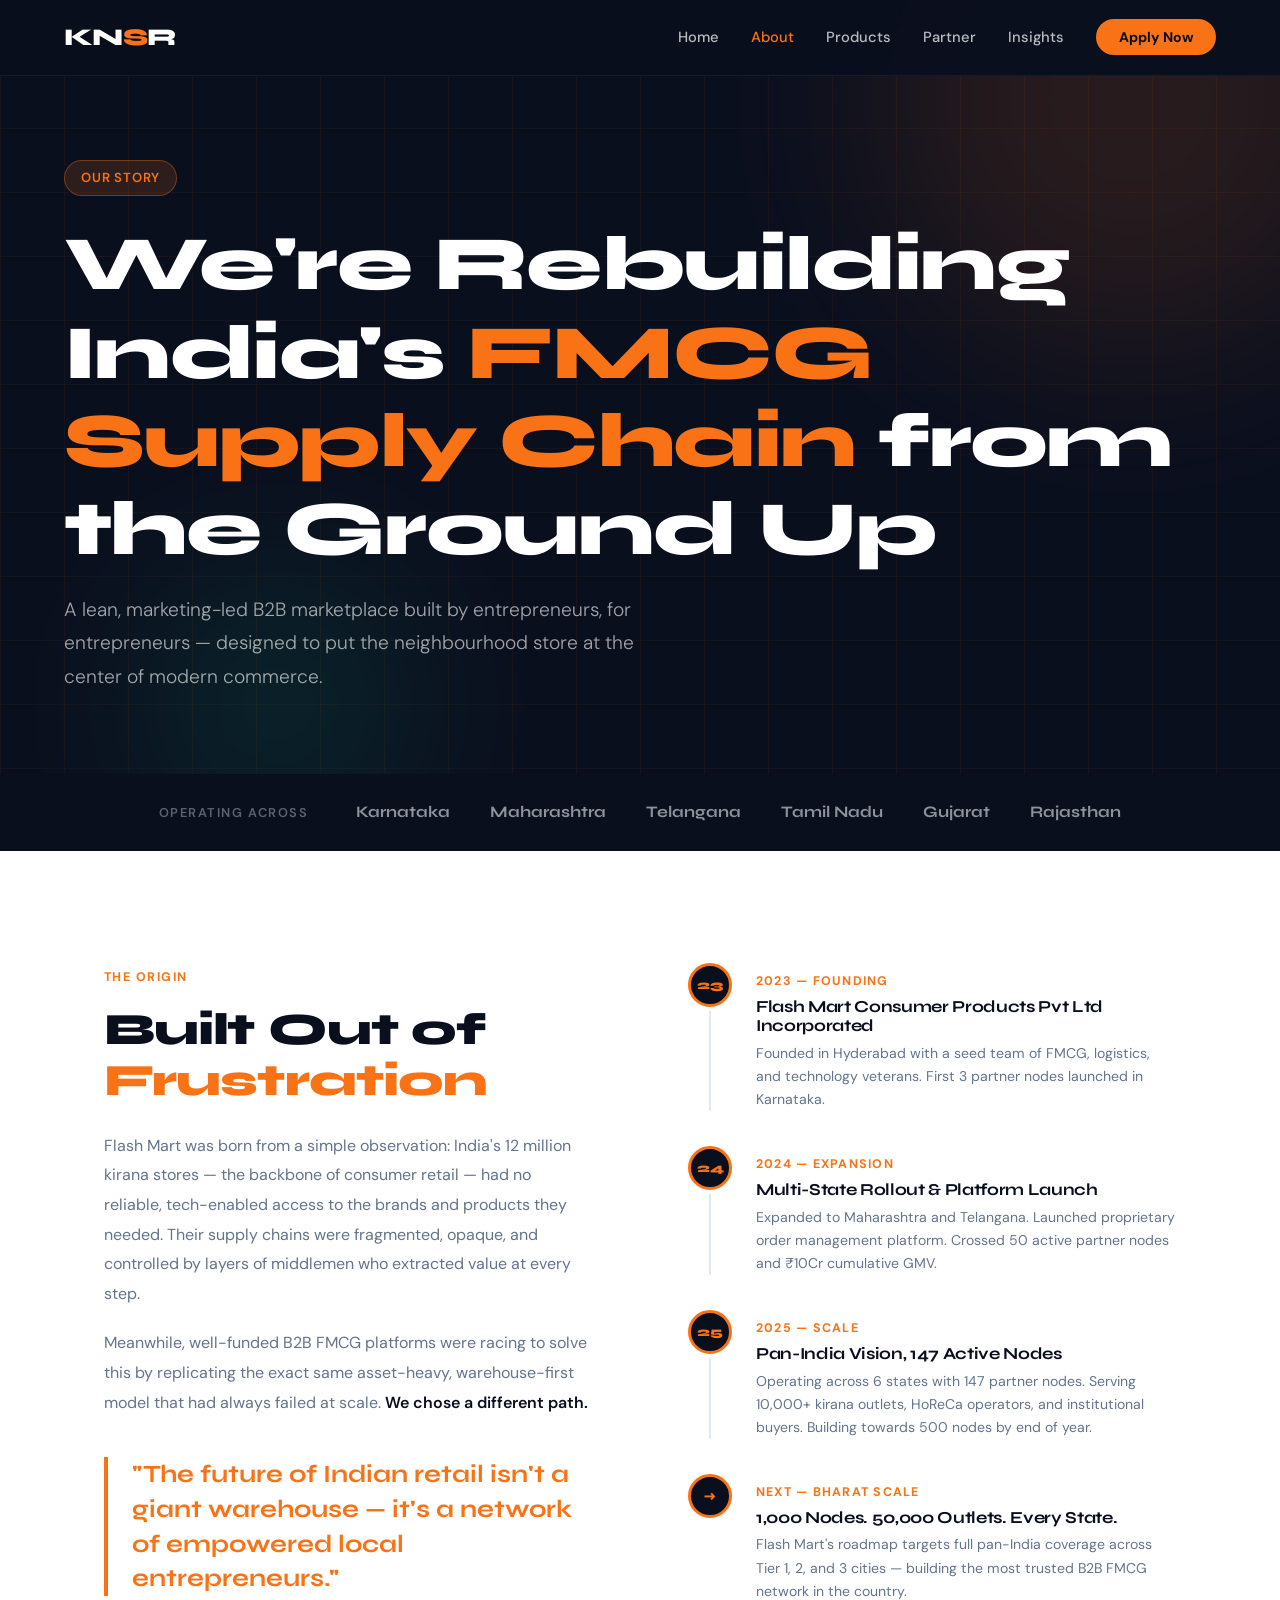
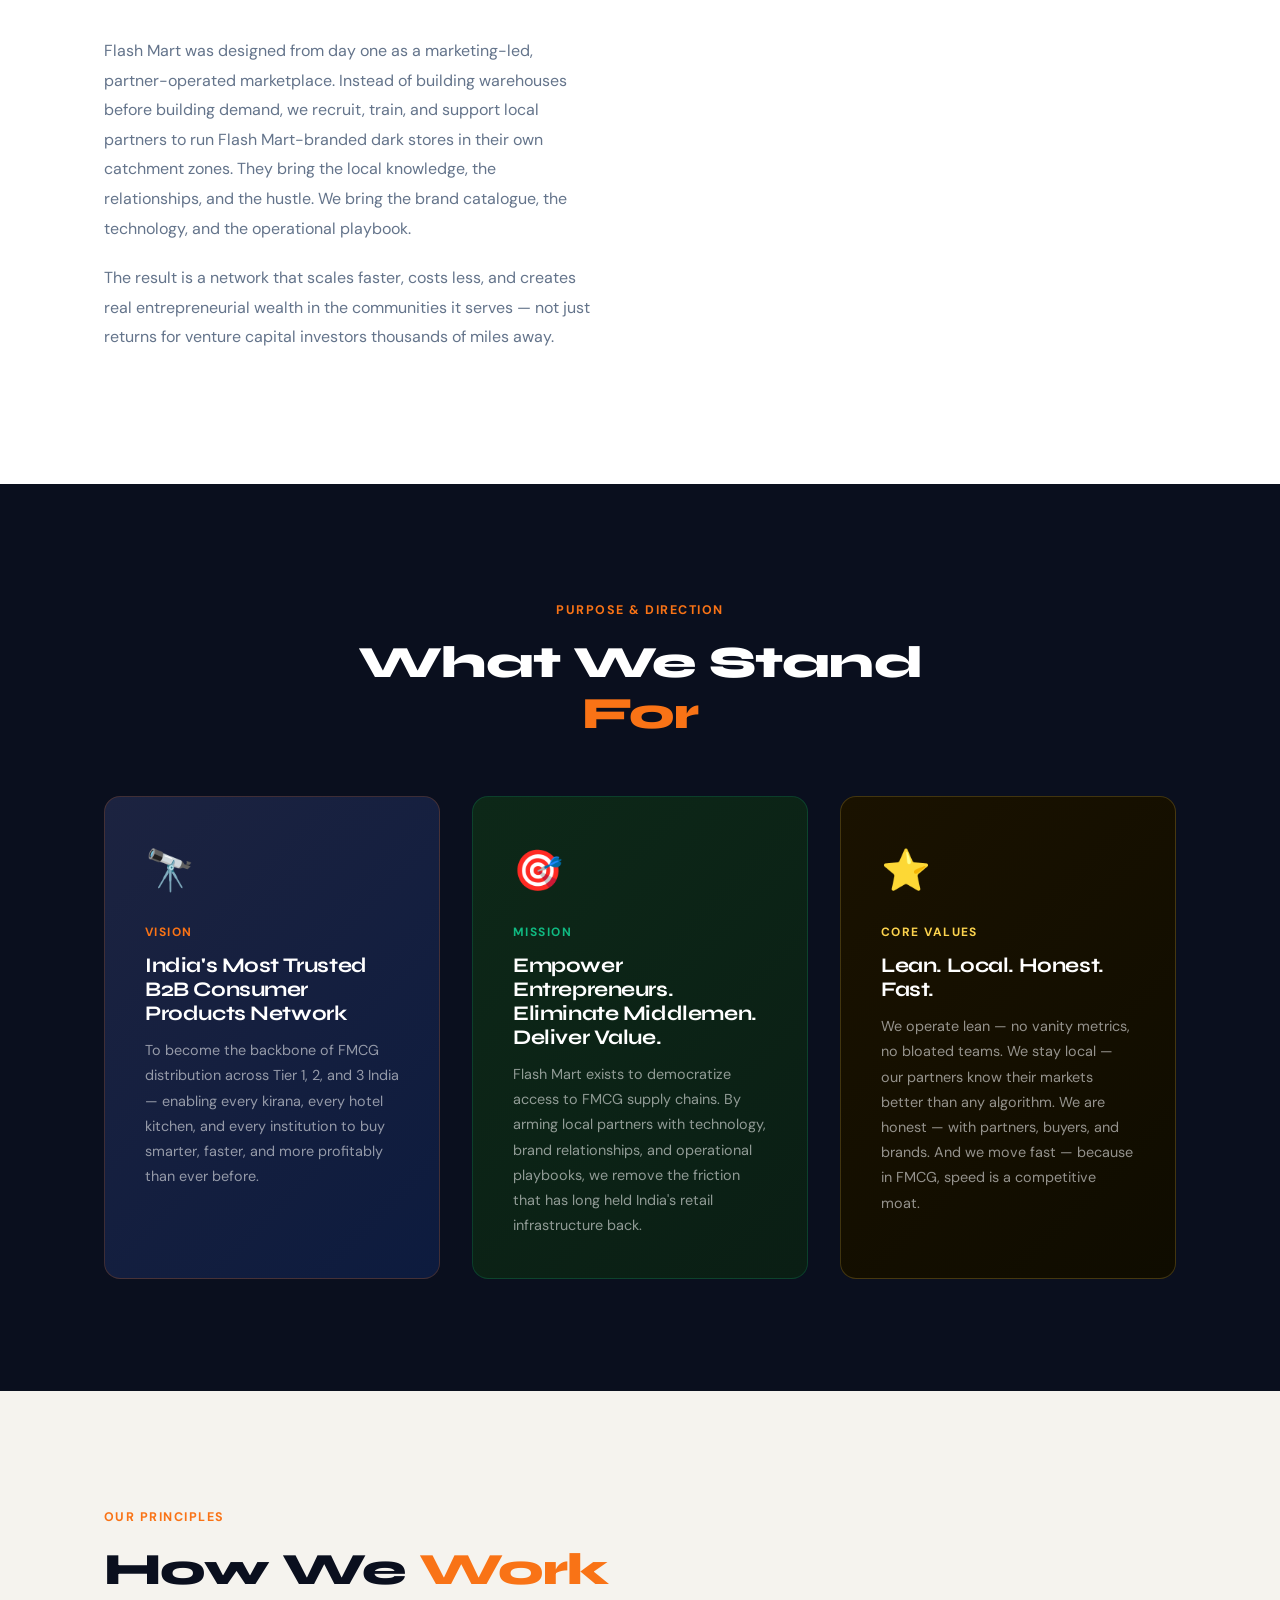
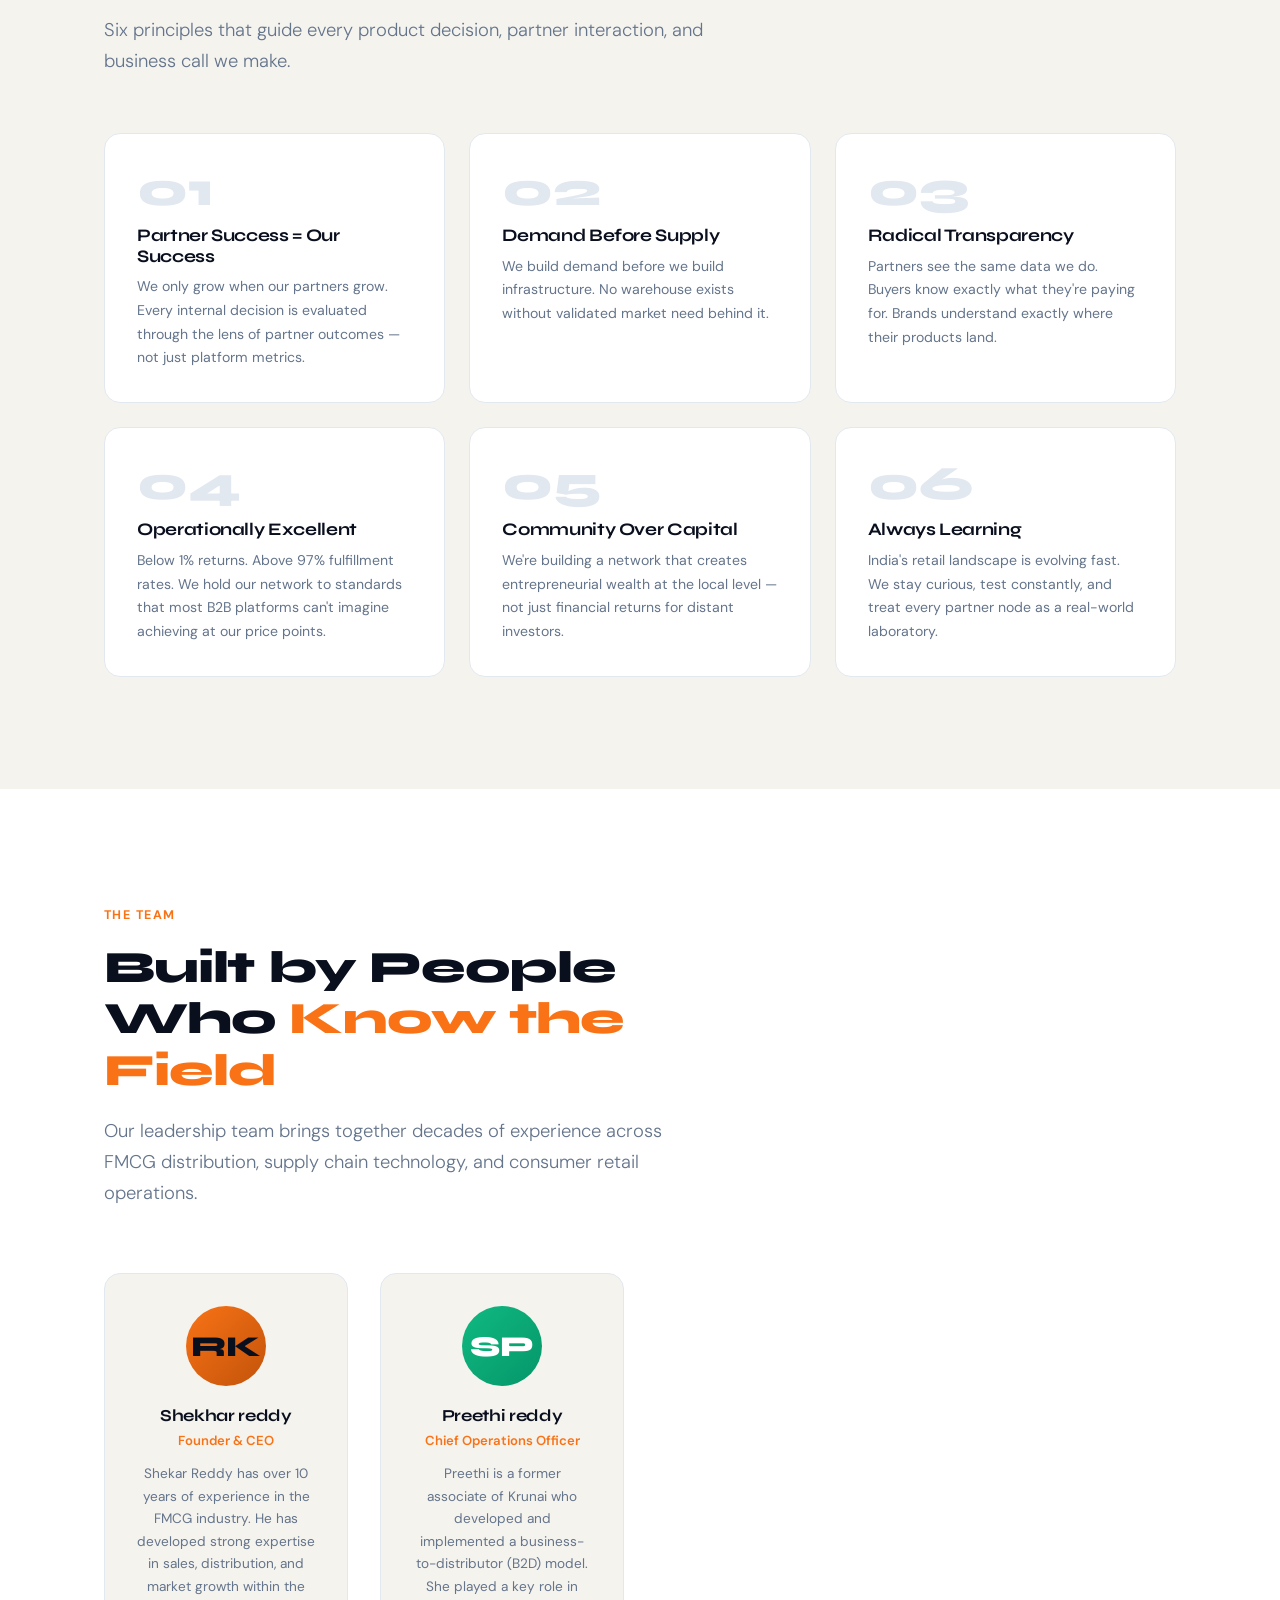
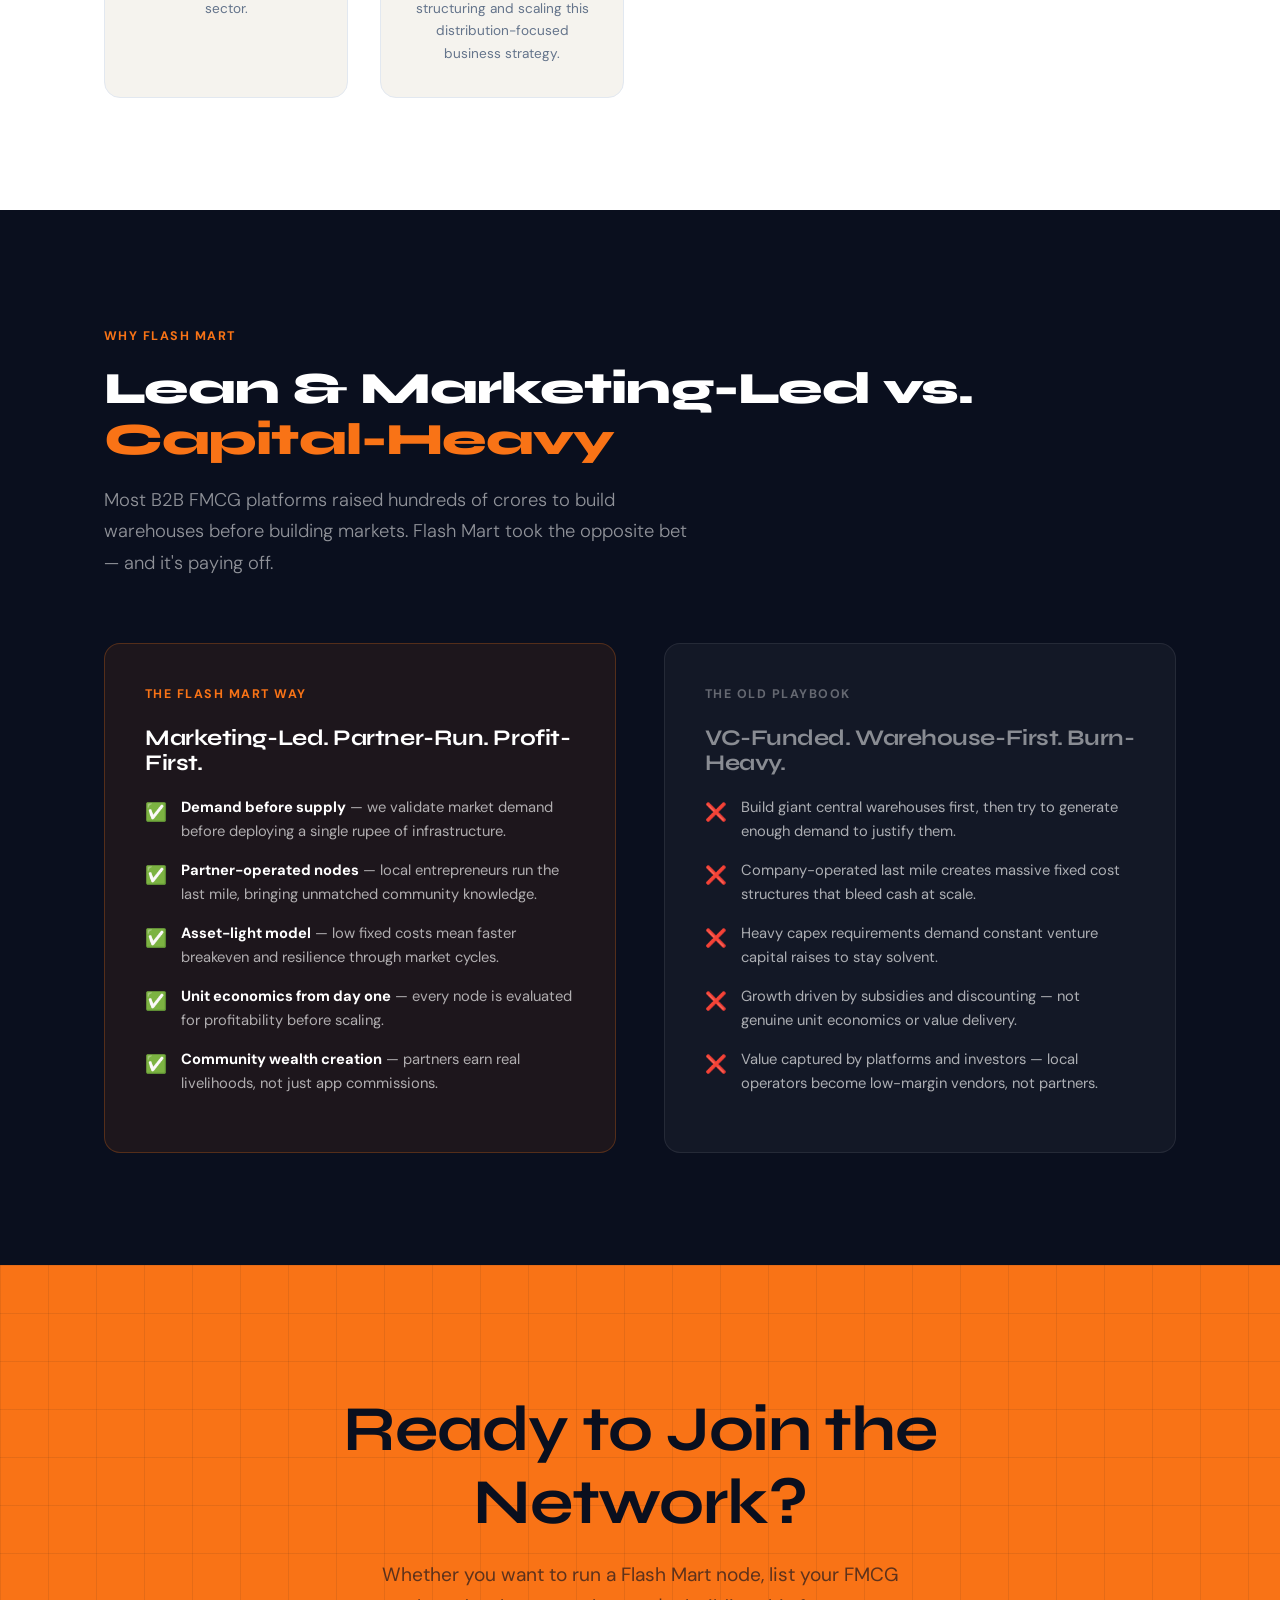
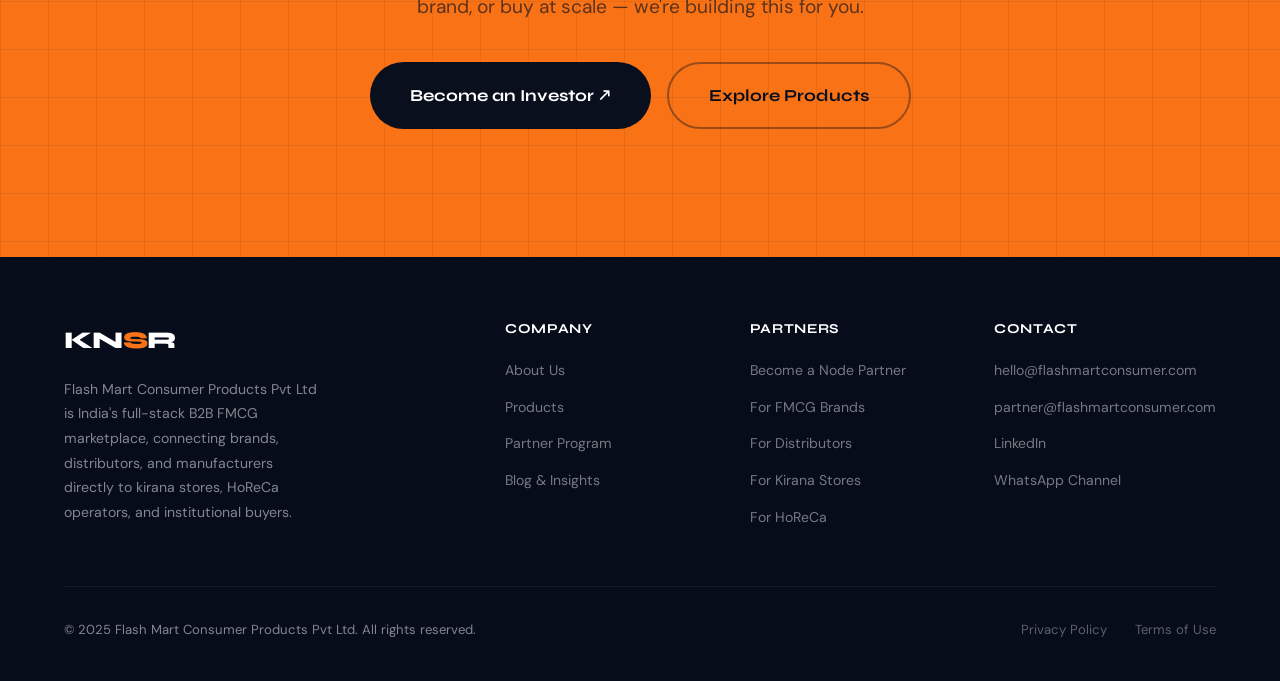
<file: about.html>
<!DOCTYPE html>
<html lang="en">
<head>
<meta charset="UTF-8">
<meta name="viewport" content="width=device-width, initial-scale=1.0">
<title>Flash Mart Consumer Products — India's B2B FMCG Marketplace</title>
<link rel="preconnect" href="https://fonts.googleapis.com">
<link href="https://fonts.googleapis.com/css2?family=Syne:wght@400;600;700;800&family=DM+Sans:ital,wght@0,300;0,400;0,500;1,300&display=swap" rel="stylesheet">
<link rel="stylesheet" href="shared.css">
<style>
  /* ── ABOUT PAGE STYLES ── */
  .page-hero { background: var(--ink); padding: 10rem 5% 5rem; position: relative; overflow: hidden; }
  .page-hero-bg { position:absolute; inset:0; background-image: linear-gradient(rgba(249,115,22,0.05) 1px,transparent 1px), linear-gradient(90deg,rgba(249,115,22,0.05) 1px,transparent 1px); background-size: 64px 64px; }
  .page-hero-blob-1 { position:absolute; width:500px; height:500px; background:var(--saffron); border-radius:50%; filter:blur(90px); opacity:0.12; top:-150px; right:-100px; }
  .page-hero-blob-2 { position:absolute; width:300px; height:300px; background:var(--emerald); border-radius:50%; filter:blur(70px); opacity:0.1; bottom:-80px; left:10%; }
  .page-hero-inner { position:relative; z-index:2; max-width:1200px; margin:0 auto; }
  .page-hero-tag { display:inline-flex; align-items:center; gap:0.5rem; background:rgba(249,115,22,0.15); border:1px solid rgba(249,115,22,0.35); color:var(--saffron); padding:0.4rem 1rem; border-radius:100px; font-size:0.82rem; font-weight:600; letter-spacing:0.06em; text-transform:uppercase; margin-bottom:1.5rem; }
  .page-hero h1 { font-size: var(--fs-hero); color:#fff; font-weight:800; margin-bottom:1.2rem; }
  .page-hero h1 .em { color:var(--saffron); }
  .page-hero p { font-size:1.2rem; color:rgba(255,255,255,0.62); font-weight:300; max-width:600px; line-height:1.75; }

  /* STORY SECTION */
  #story { background: var(--white); }
  .story-grid { display:grid; grid-template-columns:1fr 1fr; gap:6rem; align-items:start; }
  .story-text h2 { font-size: var(--fs-h2); margin-bottom:1.5rem; }
  .story-text p { font-size:1rem; color:var(--slate); line-height:1.85; margin-bottom:1.25rem; }
  .story-text p strong { color:var(--ink); font-weight:600; }
  .story-pull { font-family:'Syne',sans-serif; font-size:1.55rem; font-weight:700; color:var(--saffron); line-height:1.4; border-left:4px solid var(--saffron); padding-left:1.5rem; margin:2.5rem 0; }
  .story-visual { position:sticky; top:120px; }
  .timeline { display:flex; flex-direction:column; gap:0; }
  .tl-item { display:flex; gap:1.5rem; padding-bottom:2.2rem; position:relative; }
  .tl-item:last-child { padding-bottom:0; }
  .tl-left { display:flex; flex-direction:column; align-items:center; flex-shrink:0; }
  .tl-dot { width:44px; height:44px; border-radius:50%; background:var(--ink); border:3px solid var(--saffron); display:flex; align-items:center; justify-content:center; font-family:'Syne',sans-serif; font-size:0.8rem; font-weight:800; color:var(--saffron); flex-shrink:0; }
  .tl-line { width:2px; flex:1; background:var(--slate-light); margin-top:4px; }
  .tl-item:last-child .tl-line { display:none; }
  .tl-right { padding-top:0.5rem; }
  .tl-year { font-size:0.78rem; font-weight:700; letter-spacing:0.1em; text-transform:uppercase; color:var(--saffron); margin-bottom:0.3rem; }
  .tl-right h4 { font-size:1.05rem; margin-bottom:0.4rem; }
  .tl-right p { font-size:0.88rem; color:var(--slate); line-height:1.65; }

  /* VISION / MISSION */
  #vision { background: var(--ink); }
  .vm-grid { display:grid; grid-template-columns:1fr 1fr 1fr; gap:2rem; margin-top:3.5rem; }
  .vm-card { border-radius:var(--radius); padding:2.5rem; position:relative; overflow:hidden; }
  .vm-card-vision { background: linear-gradient(135deg, #1C2340 0%, #0D1B3E 100%); border:1px solid rgba(249,115,22,0.2); }
  .vm-card-mission { background: linear-gradient(135deg, #0D2818 0%, #0A1E14 100%); border:1px solid rgba(16,185,129,0.2); }
  .vm-card-values { background: linear-gradient(135deg, #1A1200 0%, #0F0C00 100%); border:1px solid rgba(252,211,77,0.2); }
  .vm-card-icon { font-size:2.5rem; margin-bottom:1.25rem; }
  .vm-card-label { font-size:0.75rem; font-weight:700; letter-spacing:0.12em; text-transform:uppercase; margin-bottom:0.75rem; }
  .vm-card-vision .vm-card-label { color:var(--saffron); }
  .vm-card-mission .vm-card-label { color:var(--emerald); }
  .vm-card-values .vm-card-label { color:var(--accent-yellow); }
  .vm-card h3 { font-size:1.3rem; color:#fff; margin-bottom:0.75rem; }
  .vm-card p { font-size:0.9rem; color:rgba(255,255,255,0.55); line-height:1.75; }

  /* VALUES */
  #values { background: var(--surface); }
  .values-grid { display:grid; grid-template-columns:repeat(auto-fit,minmax(260px,1fr)); gap:1.5rem; margin-top:3.5rem; }
  .value-card { background:var(--white); border:1px solid var(--slate-light); border-radius:var(--radius); padding:2rem; transition:all 0.28s; }
  .value-card:hover { border-color:var(--saffron); transform:translateY(-5px); box-shadow:var(--shadow-lg); }
  .value-num { font-family:'Syne',sans-serif; font-size:3rem; font-weight:800; color:var(--slate-light); line-height:1; margin-bottom:0.75rem; transition:color 0.22s; }
  .value-card:hover .value-num { color:var(--saffron); }
  .value-card h4 { font-size:1.1rem; margin-bottom:0.5rem; }
  .value-card p { font-size:0.88rem; color:var(--slate); line-height:1.7; }

  /* TEAM */
  #leadership { background: var(--white); }
  .team-intro { max-width:640px; margin-bottom:4rem; }
  .team-grid { display:grid; grid-template-columns:repeat(auto-fill,minmax(240px,1fr)); gap:2rem; }
  .team-card { background:var(--surface); border:1px solid var(--slate-light); border-radius:var(--radius); padding:2rem; text-align:center; transition:all 0.28s; }
  .team-card:hover { border-color:var(--saffron); transform:translateY(-5px); box-shadow:var(--shadow-lg); }
  .team-avatar { width:80px; height:80px; border-radius:50%; display:flex; align-items:center; justify-content:center; font-family:'Syne',sans-serif; font-size:1.8rem; font-weight:800; margin:0 auto 1.25rem; }
  .avatar-a { background:linear-gradient(135deg,var(--saffron),var(--saffron-deep)); color:var(--ink); }
  .avatar-b { background:linear-gradient(135deg,var(--emerald),#059669); color:#fff; }
  .avatar-c { background:linear-gradient(135deg,#3B82F6,#1D4ED8); color:#fff; }
  .avatar-d { background:linear-gradient(135deg,#8B5CF6,#6D28D9); color:#fff; }
  .team-card h4 { font-size:1.05rem; margin-bottom:0.25rem; }
  .team-card .role { font-size:0.82rem; font-weight:600; color:var(--saffron); margin-bottom:0.75rem; }
  .team-card p { font-size:0.85rem; color:var(--slate); line-height:1.65; }

  /* DIFF */
  #differentiation { background: var(--ink); }
  #differentiation .section-title { color:#fff; }
  #differentiation .section-lead { color:rgba(255,255,255,0.55); }
  .diff-grid { display:grid; grid-template-columns:1fr 1fr; gap:3rem; margin-top:4rem; align-items:start; }
  .diff-vs-card { border-radius:var(--radius); padding:2.5rem; }
  .diff-vs-card.us { background:rgba(249,115,22,0.08); border:1px solid rgba(249,115,22,0.25); }
  .diff-vs-card.them { background:rgba(255,255,255,0.04); border:1px solid rgba(255,255,255,0.08); }
  .diff-vs-label { font-size:0.78rem; font-weight:700; letter-spacing:0.12em; text-transform:uppercase; margin-bottom:1.25rem; }
  .diff-vs-card.us .diff-vs-label { color:var(--saffron); }
  .diff-vs-card.them .diff-vs-label { color:rgba(255,255,255,0.35); }
  .diff-vs-card h3 { font-size:1.4rem; color:#fff; margin-bottom:1.25rem; }
  .diff-row { display:flex; align-items:flex-start; gap:0.9rem; margin-bottom:1rem; font-size:0.92rem; }
  .diff-row p { color:rgba(255,255,255,0.65); line-height:1.6; }
  .diff-row-icon { font-size:1.1rem; flex-shrink:0; margin-top:0.1rem; }

  @media (max-width:900px) {
    .story-grid { grid-template-columns:1fr; gap:3rem; }
    .story-visual { position:static; }
    .vm-grid { grid-template-columns:1fr; }
    .diff-grid { grid-template-columns:1fr; }
  }
</style>
</head>
<body>

<!-- NAV -->
<nav>
  <a href="index.html" class="nav-logo">KN<span>S</span>R</a>
  <ul class="nav-links">
    <li><a href="index.html">Home</a></li>
    <li><a href="about.html">About</a></li>
    <li><a href="products.html">Products</a></li>
    <li><a href="partners.html">Partner</a></li>
    <li><a href="insights.html">Insights</a></li>
    <li><a href="mailto:partner@flashmartconsumer.com" class="nav-cta">Apply Now</a></li>
  </ul>
  <button class="nav-toggle" aria-label="Open navigation">
    <span></span>
    <span></span>
    <span></span>
  </button>
</nav>

<!-- ═══ PAGE HERO ═══ -->
<div class="page-hero">
  <div class="page-hero-bg"></div>
  <div class="page-hero-blob-1"></div>
  <div class="page-hero-blob-2"></div>
  <div class="page-hero-inner">
    <div class="page-hero-tag">Our Story</div>
    <h1>We're Rebuilding India's <span class="em">FMCG Supply Chain</span> from the Ground Up</h1>
    <p>A lean, marketing-led B2B marketplace built by entrepreneurs, for entrepreneurs — designed to put the neighbourhood store at the center of modern commerce.</p>
  </div>
</div>

<!-- TRUST BAR -->
<div class="trust-bar">
  <span class="trust-bar-label">Operating across</span>
  <div class="trust-items">
    <span class="trust-item">Karnataka</span>
    <span class="trust-item">Maharashtra</span>
    <span class="trust-item">Telangana</span>
    <span class="trust-item">Tamil Nadu</span>
    <span class="trust-item">Gujarat</span>
    <span class="trust-item">Rajasthan</span>
  </div>
</div>

<!-- ═══ STORY ═══ -->
<section id="story">
  <div class="section-inner">
    <div class="story-grid">
      <div class="story-text reveal">
        <span class="section-tag">The Origin</span>
        <h2 class="section-title">Built Out of <span class="em">Frustration</span></h2>
        <p>Flash Mart was born from a simple observation: India's 12 million kirana stores — the backbone of consumer retail — had no reliable, tech-enabled access to the brands and products they needed. Their supply chains were fragmented, opaque, and controlled by layers of middlemen who extracted value at every step.</p>
        <p>Meanwhile, well-funded B2B FMCG platforms were racing to solve this by replicating the exact same asset-heavy, warehouse-first model that had always failed at scale. <strong>We chose a different path.</strong></p>
        <div class="story-pull">"The future of Indian retail isn't a giant warehouse — it's a network of empowered local entrepreneurs."</div>
        <p>Flash Mart was designed from day one as a marketing-led, partner-operated marketplace. Instead of building warehouses before building demand, we recruit, train, and support local partners to run Flash Mart-branded dark stores in their own catchment zones. They bring the local knowledge, the relationships, and the hustle. We bring the brand catalogue, the technology, and the operational playbook.</p>
        <p>The result is a network that scales faster, costs less, and creates real entrepreneurial wealth in the communities it serves — not just returns for venture capital investors thousands of miles away.</p>
      </div>
      <div class="story-visual reveal reveal-delay-1">
        <div class="timeline">
          <div class="tl-item">
            <div class="tl-left"><div class="tl-dot">23</div><div class="tl-line"></div></div>
            <div class="tl-right">
              <div class="tl-year">2023 — Founding</div>
              <h4>Flash Mart Consumer Products Pvt Ltd Incorporated</h4>
              <p>Founded in Hyderabad with a seed team of FMCG, logistics, and technology veterans. First 3 partner nodes launched in Karnataka.</p>
            </div>
          </div>
          <div class="tl-item">
            <div class="tl-left"><div class="tl-dot">24</div><div class="tl-line"></div></div>
            <div class="tl-right">
              <div class="tl-year">2024 — Expansion</div>
              <h4>Multi-State Rollout &amp; Platform Launch</h4>
              <p>Expanded to Maharashtra and Telangana. Launched proprietary order management platform. Crossed 50 active partner nodes and ₹10Cr cumulative GMV.</p>
            </div>
          </div>
          <div class="tl-item">
            <div class="tl-left"><div class="tl-dot">25</div><div class="tl-line"></div></div>
            <div class="tl-right">
              <div class="tl-year">2025 — Scale</div>
              <h4>Pan-India Vision, 147 Active Nodes</h4>
              <p>Operating across 6 states with 147 partner nodes. Serving 10,000+ kirana outlets, HoReCa operators, and institutional buyers. Building towards 500 nodes by end of year.</p>
            </div>
          </div>
          <div class="tl-item">
            <div class="tl-left"><div class="tl-dot">→</div></div>
            <div class="tl-right">
              <div class="tl-year">Next — Bharat Scale</div>
              <h4>1,000 Nodes. 50,000 Outlets. Every State.</h4>
              <p>Flash Mart's roadmap targets full pan-India coverage across Tier 1, 2, and 3 cities — building the most trusted B2B FMCG network in the country.</p>
            </div>
          </div>
        </div>
      </div>
    </div>
  </div>
</section>

<!-- ═══ VISION / MISSION ═══ -->
<section id="vision">
  <div class="section-inner">
    <div style="text-align:center; max-width:640px; margin:0 auto;">
      <span class="section-tag">Purpose &amp; Direction</span>
      <h2 class="section-title" style="color:#fff;">What We Stand <span class="em">For</span></h2>
    </div>
    <div class="vm-grid">
      <div class="vm-card vm-card-vision reveal">
        <div class="vm-card-icon">🔭</div>
        <div class="vm-card-label">Vision</div>
        <h3>India's Most Trusted B2B Consumer Products Network</h3>
        <p>To become the backbone of FMCG distribution across Tier 1, 2, and 3 India — enabling every kirana, every hotel kitchen, and every institution to buy smarter, faster, and more profitably than ever before.</p>
      </div>
      <div class="vm-card vm-card-mission reveal reveal-delay-1">
        <div class="vm-card-icon">🎯</div>
        <div class="vm-card-label">Mission</div>
        <h3>Empower Entrepreneurs. Eliminate Middlemen. Deliver Value.</h3>
        <p>Flash Mart exists to democratize access to FMCG supply chains. By arming local partners with technology, brand relationships, and operational playbooks, we remove the friction that has long held India's retail infrastructure back.</p>
      </div>
      <div class="vm-card vm-card-values reveal reveal-delay-2">
        <div class="vm-card-icon">⭐</div>
        <div class="vm-card-label">Core Values</div>
        <h3>Lean. Local. Honest. Fast.</h3>
        <p>We operate lean — no vanity metrics, no bloated teams. We stay local — our partners know their markets better than any algorithm. We are honest — with partners, buyers, and brands. And we move fast — because in FMCG, speed is a competitive moat.</p>
      </div>
    </div>
  </div>
</section>

<!-- ═══ VALUES ═══ -->
<section id="values">
  <div class="section-inner">
    <span class="section-tag">Our Principles</span>
    <h2 class="section-title">How We <span class="em">Work</span></h2>
    <p class="section-lead">Six principles that guide every product decision, partner interaction, and business call we make.</p>
    <div class="values-grid">
      <div class="value-card reveal">
        <div class="value-num">01</div>
        <h4>Partner Success = Our Success</h4>
        <p>We only grow when our partners grow. Every internal decision is evaluated through the lens of partner outcomes — not just platform metrics.</p>
      </div>
      <div class="value-card reveal reveal-delay-1">
        <div class="value-num">02</div>
        <h4>Demand Before Supply</h4>
        <p>We build demand before we build infrastructure. No warehouse exists without validated market need behind it.</p>
      </div>
      <div class="value-card reveal reveal-delay-2">
        <div class="value-num">03</div>
        <h4>Radical Transparency</h4>
        <p>Partners see the same data we do. Buyers know exactly what they're paying for. Brands understand exactly where their products land.</p>
      </div>
      <div class="value-card reveal">
        <div class="value-num">04</div>
        <h4>Operationally Excellent</h4>
        <p>Below 1% returns. Above 97% fulfillment rates. We hold our network to standards that most B2B platforms can't imagine achieving at our price points.</p>
      </div>
      <div class="value-card reveal reveal-delay-1">
        <div class="value-num">05</div>
        <h4>Community Over Capital</h4>
        <p>We're building a network that creates entrepreneurial wealth at the local level — not just financial returns for distant investors.</p>
      </div>
      <div class="value-card reveal reveal-delay-2">
        <div class="value-num">06</div>
        <h4>Always Learning</h4>
        <p>India's retail landscape is evolving fast. We stay curious, test constantly, and treat every partner node as a real-world laboratory.</p>
      </div>
    </div>
  </div>
</section>

<!-- ═══ LEADERSHIP ═══ -->
<section id="leadership">
  <div class="section-inner">
    <div class="team-intro reveal">
      <span class="section-tag">The Team</span>
      <h2 class="section-title">Built by People Who <span class="em">Know the Field</span></h2>
      <p class="section-lead">Our leadership team brings together decades of experience across FMCG distribution, supply chain technology, and consumer retail operations.</p>
    </div>
    <div class="team-grid">
      <div class="team-card reveal">
        <div class="team-avatar avatar-a">RK</div>
        <h4>Shekhar reddy</h4>
        <div class="role">Founder &amp; CEO</div>
        <p>Shekar Reddy has over 10 years of experience in the FMCG industry. He has developed strong expertise in sales, distribution, and market growth within the sector.</p>
      </div>
      <div class="team-card reveal reveal-delay-1">
        <div class="team-avatar avatar-b">SP</div>
        <h4>Preethi reddy</h4>
        <div class="role">Chief Operations Officer</div>
        <p>Preethi is a former associate of Krunai who developed and implemented a business-to-distributor (B2D) model. She played a key role in structuring and scaling this distribution-focused business strategy.</p>
      </div>
    </div>
  </div>
</section>

<!-- ═══ DIFFERENTIATION ═══ -->
<section id="differentiation">
  <div class="section-inner">
    <span class="section-tag">Why Flash Mart</span>
    <h2 class="section-title" style="color:#fff;">Lean &amp; Marketing-Led vs. <span class="em">Capital-Heavy</span></h2>
    <p class="section-lead" style="color:rgba(255,255,255,0.55);">Most B2B FMCG platforms raised hundreds of crores to build warehouses before building markets. Flash Mart took the opposite bet — and it's paying off.</p>
    <div class="diff-grid">
      <div class="diff-vs-card us reveal">
        <div class="diff-vs-label">The Flash Mart Way</div>
        <h3>Marketing-Led. Partner-Run. Profit-First.</h3>
        <div class="diff-row"><div class="diff-row-icon">✅</div><p><strong style="color:#fff;">Demand before supply</strong> — we validate market demand before deploying a single rupee of infrastructure.</p></div>
        <div class="diff-row"><div class="diff-row-icon">✅</div><p><strong style="color:#fff;">Partner-operated nodes</strong> — local entrepreneurs run the last mile, bringing unmatched community knowledge.</p></div>
        <div class="diff-row"><div class="diff-row-icon">✅</div><p><strong style="color:#fff;">Asset-light model</strong> — low fixed costs mean faster breakeven and resilience through market cycles.</p></div>
        <div class="diff-row"><div class="diff-row-icon">✅</div><p><strong style="color:#fff;">Unit economics from day one</strong> — every node is evaluated for profitability before scaling.</p></div>
        <div class="diff-row"><div class="diff-row-icon">✅</div><p><strong style="color:#fff;">Community wealth creation</strong> — partners earn real livelihoods, not just app commissions.</p></div>
      </div>
      <div class="diff-vs-card them reveal reveal-delay-1">
        <div class="diff-vs-label">The Old Playbook</div>
        <h3 style="color:rgba(255,255,255,0.5);">VC-Funded. Warehouse-First. Burn-Heavy.</h3>
        <div class="diff-row"><div class="diff-row-icon">❌</div><p>Build giant central warehouses first, then try to generate enough demand to justify them.</p></div>
        <div class="diff-row"><div class="diff-row-icon">❌</div><p>Company-operated last mile creates massive fixed cost structures that bleed cash at scale.</p></div>
        <div class="diff-row"><div class="diff-row-icon">❌</div><p>Heavy capex requirements demand constant venture capital raises to stay solvent.</p></div>
        <div class="diff-row"><div class="diff-row-icon">❌</div><p>Growth driven by subsidies and discounting — not genuine unit economics or value delivery.</p></div>
        <div class="diff-row"><div class="diff-row-icon">❌</div><p>Value captured by platforms and investors — local operators become low-margin vendors, not partners.</p></div>
      </div>
    </div>
  </div>
</section>

<!-- ═══ CTA ═══ -->
<section class="cta-section">
  <div class="cta-inner">
    <h2 class="reveal">Ready to Join the Network?</h2>
    <p class="reveal reveal-delay-1">Whether you want to run a Flash Mart node, list your FMCG brand, or buy at scale — we're building this for you.</p>
    <div class="cta-actions reveal reveal-delay-2">
      <a href="mailto:partner@flashmartconsumer.com" class="btn-dark">Become an Investor ↗</a>
      <a href="products.html" class="btn-outline-dark">Explore Products</a>
    </div>
  </div>
</section>

<!-- FOOTER -->
<footer>
  <div class="footer-grid">
    <div class="footer-brand">
      <a href="index.html" class="nav-logo">KN<span>S</span>R</a>
      <p>Flash Mart Consumer Products Pvt Ltd is India's full-stack B2B FMCG marketplace, connecting brands, distributors, and manufacturers directly to kirana stores, HoReCa operators, and institutional buyers.</p>
    </div>
    <div class="footer-col">
      <h5>Company</h5>
      <ul class="footer-links">
        <li><a href="about.html">About Us</a></li>
        <li><a href="products.html">Products</a></li>
        <li><a href="partners.html">Partner Program</a></li>
        <li><a href="insights.html">Blog &amp; Insights</a></li>
      </ul>
    </div>
    <div class="footer-col">
      <h5>Partners</h5>
      <ul class="footer-links">
        <li><a href="#">Become a Node Partner</a></li>
        <li><a href="#">For FMCG Brands</a></li>
        <li><a href="#">For Distributors</a></li>
        <li><a href="#">For Kirana Stores</a></li>
        <li><a href="#">For HoReCa</a></li>
      </ul>
    </div>
    <div class="footer-col">
      <h5>Contact</h5>
      <ul class="footer-links">
        <li><a href="mailto:hello@flashmartconsumer.com">hello@flashmartconsumer.com</a></li>
        <li><a href="mailto:partner@flashmartconsumer.com">partner@flashmartconsumer.com</a></li>
        <li><a href="#">LinkedIn</a></li>
        <li><a href="#">WhatsApp Channel</a></li>
      </ul>
    </div>
  </div>
  <div class="footer-bottom">
    <span>© 2025 Flash Mart Consumer Products Pvt Ltd. All rights reserved.</span>
    <span>
      <a href="#" style="margin-right:1.5rem; color:rgba(255,255,255,0.35);">Privacy Policy</a>
      <a href="#" style="color:rgba(255,255,255,0.35);">Terms of Use</a>
    </span>
  </div>
</footer>

<script>
  // Reveal animation
  const revealEls = document.querySelectorAll('.reveal');
  const obs = new IntersectionObserver(entries => {
    entries.forEach(e => { if (e.isIntersecting) { e.target.classList.add('visible'); obs.unobserve(e.target); } });
  }, { threshold: 0.12 });
  revealEls.forEach(el => obs.observe(el));
  window.addEventListener('scroll', () => {
    document.querySelector('nav').style.borderBottomColor = scrollY > 40 ? 'rgba(255,255,255,0.12)' : 'rgba(255,255,255,0.06)';
  });

  // Mobile nav toggle
  document.querySelector('.nav-toggle').onclick = function() {
    document.querySelector('.nav-links').classList.toggle('nav-open');
    this.classList.toggle('open');
  };

  // Active nav highlighting
  const currentPage = window.location.pathname.split('/').pop() || 'index.html';
  document.querySelectorAll('.nav-links a[href]').forEach(link => {
    link.classList.toggle('active', link.getAttribute('href') === currentPage);
  });
</script>
</body>
</html>
</file>
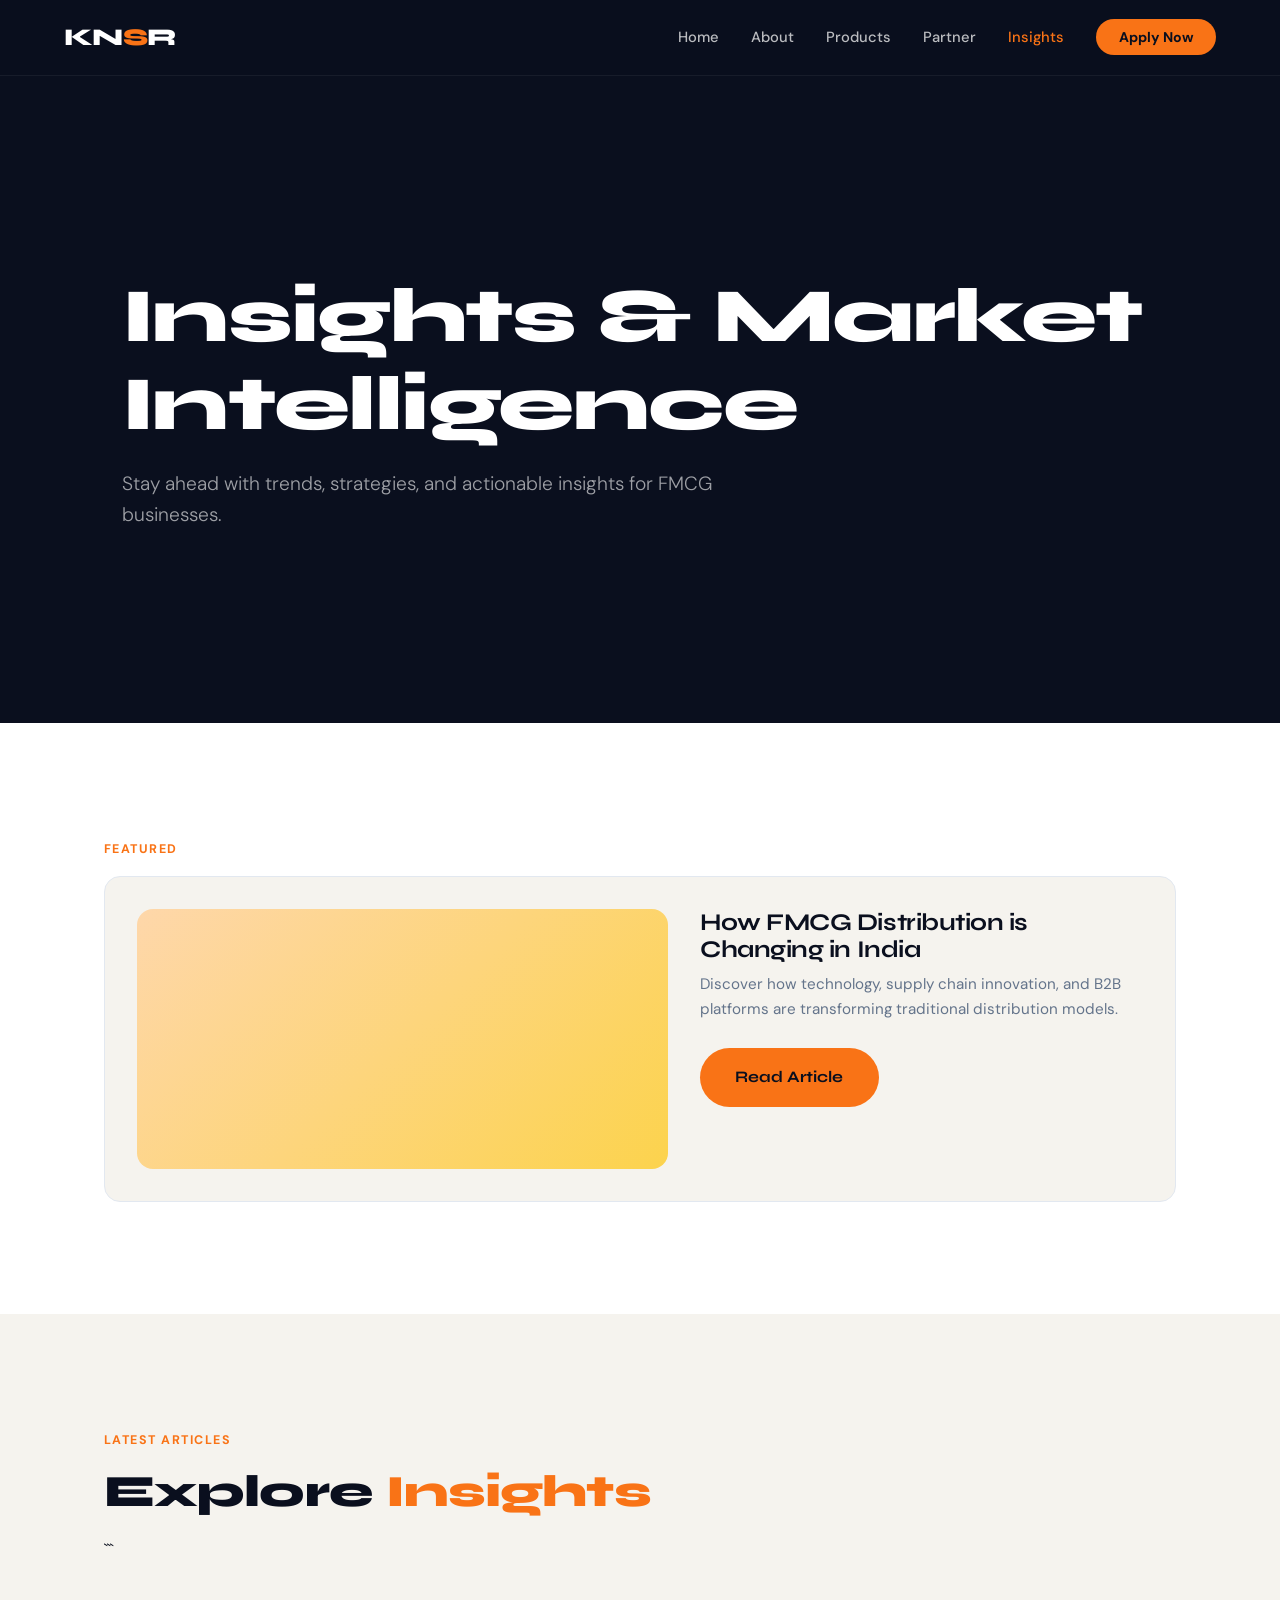
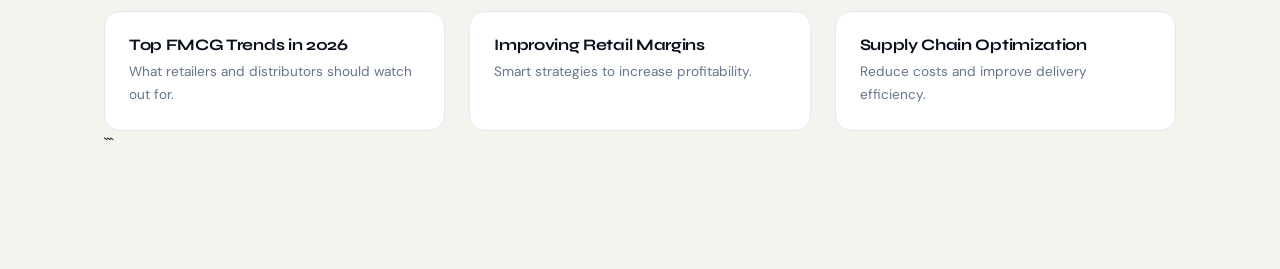
<file: insights.html>
<!DOCTYPE html>
<html lang="en">
<head>
<meta charset="UTF-8">
<meta name="viewport" content="width=device-width, initial-scale=1.0">
<title>Flash Mart Consumer Products — India's B2B FMCG Marketplace</title>
<link rel="preconnect" href="https://fonts.googleapis.com">
<link href="https://fonts.googleapis.com/css2?family=Syne:wght@400;600;700;800&family=DM+Sans:ital,wght@0,300;0,400;0,500;1,300&display=swap" rel="stylesheet">
<link rel="stylesheet" href="shared.css">
<style>
/* HERO */
.page-hero {
  background: var(--ink);
  padding: 10rem 5% 5rem;
}
.page-hero h1 {
  font-size: var(--fs-hero);
  color:#fff;
  font-weight:800;
}
.page-hero p {
  color:rgba(255,255,255,0.6);
  font-size:1.2rem;
  max-width:600px;
  margin-top:1rem;
}

/* FEATURED */
.featured {
  background: var(--white);
}
.featured-card {
  display:grid;
  grid-template-columns:1.2fr 1fr;
  gap:2rem;
  background: var(--surface);
  border-radius: var(--radius);
  padding:2rem;
  border:1px solid var(--slate-light);
}
.featured-img {
  background: linear-gradient(135deg,#FED7AA,#FCD34D);
  border-radius: var(--radius);
  height:260px;
}
.featured h3 {
  font-size:1.5rem;
  margin-bottom:0.5rem;
}
.featured p {
  color:var(--slate);
  font-size:0.95rem;
}

/* GRID */
.blog-grid {
  display:grid;
  grid-template-columns:repeat(auto-fill,minmax(260px,1fr));
  gap:1.5rem;
  margin-top:3rem;
}
.blog-card {
  background:var(--white);
  border:1px solid var(--slate-light);
  border-radius:var(--radius);
  padding:1.5rem;
  transition:0.25s;
}
.blog-card:hover {
  transform:translateY(-5px);
  border-color:var(--saffron);
  box-shadow:var(--shadow);
}
.blog-card h4 {
  font-size:1rem;
  margin-bottom:0.4rem;
}
.blog-card p {
  font-size:0.85rem;
  color:var(--slate);
}
</style>

</head>

<body>

<!-- NAV -->

<nav>
  <a href="index.html" class="nav-logo">KN<span>S</span>R</a>
  <ul class="nav-links">
    <li><a href="index.html">Home</a></li>
    <li><a href="about.html">About</a></li>
    <li><a href="products.html">Products</a></li>
    <li><a href="partners.html">Partner</a></li>
    <li><a href="insights.html">Insights</a></li>
    <li><a href="mailto:partner@flashmartconsumer.com" class="nav-cta">Apply Now</a></li>
  </ul>
  <button class="nav-toggle" aria-label="Open navigation">
    <span></span>
    <span></span>
    <span></span>
  </button>
</nav>

<!-- HERO -->

<div class="page-hero">
  <div class="section-inner">
    <h1>Insights & <span class="em">Market Intelligence</span></h1>
    <p>Stay ahead with trends, strategies, and actionable insights for FMCG businesses.</p>
  </div>
</div>

<!-- FEATURED -->

<section class="featured">
  <div class="section-inner">
    <span class="section-tag">Featured</span>
    <div class="featured-card">
      <div class="featured-img"></div>
      <div>
        <h3>How FMCG Distribution is Changing in India</h3>
        <p>Discover how technology, supply chain innovation, and B2B platforms are transforming traditional distribution models.</p>
        <br>
        <a href="#" class="btn-primary">Read Article</a>
      </div>
    </div>
  </div>
</section>

<!-- BLOG GRID -->

<section>
  <div class="section-inner">
    <span class="section-tag">Latest Articles</span>
    <h2 class="section-title">Explore <span class="em">Insights</span></h2>

```
<div class="blog-grid">
  <div class="blog-card">
    <h4>Top FMCG Trends in 2026</h4>
    <p>What retailers and distributors should watch out for.</p>
  </div>
  <div class="blog-card">
    <h4>Improving Retail Margins</h4>
    <p>Smart strategies to increase profitability.</p>
  </div>
  <div class="blog-card">
    <h4>Supply Chain Optimization</h4>
    <p>Reduce costs and improve delivery efficiency.</p>
  </div>
</div>
```

  </div>
</section>

<script>
  // Reveal animation
  const revealEls = document.querySelectorAll('.reveal');
  const obs = new IntersectionObserver(entries => {
    entries.forEach(e => { if (e.isIntersecting) { e.target.classList.add('visible'); obs.unobserve(e.target); } });
  }, { threshold: 0.12 });
  revealEls.forEach(el => obs.observe(el));
  window.addEventListener('scroll', () => {
    document.querySelector('nav').style.borderBottomColor = scrollY > 40 ? 'rgba(255,255,255,0.12)' : 'rgba(255,255,255,0.06)';
  });

  // Mobile nav toggle
  document.querySelector('.nav-toggle').onclick = function() {
    document.querySelector('.nav-links').classList.toggle('nav-open');
    this.classList.toggle('open');
  };

  // Active nav highlighting
  const currentPage = window.location.pathname.split('/').pop() || 'index.html';
  document.querySelectorAll('.nav-links a[href]').forEach(link => {
    link.classList.toggle('active', link.getAttribute('href') === currentPage);
  });
</script>

</body>
</html>
</file>
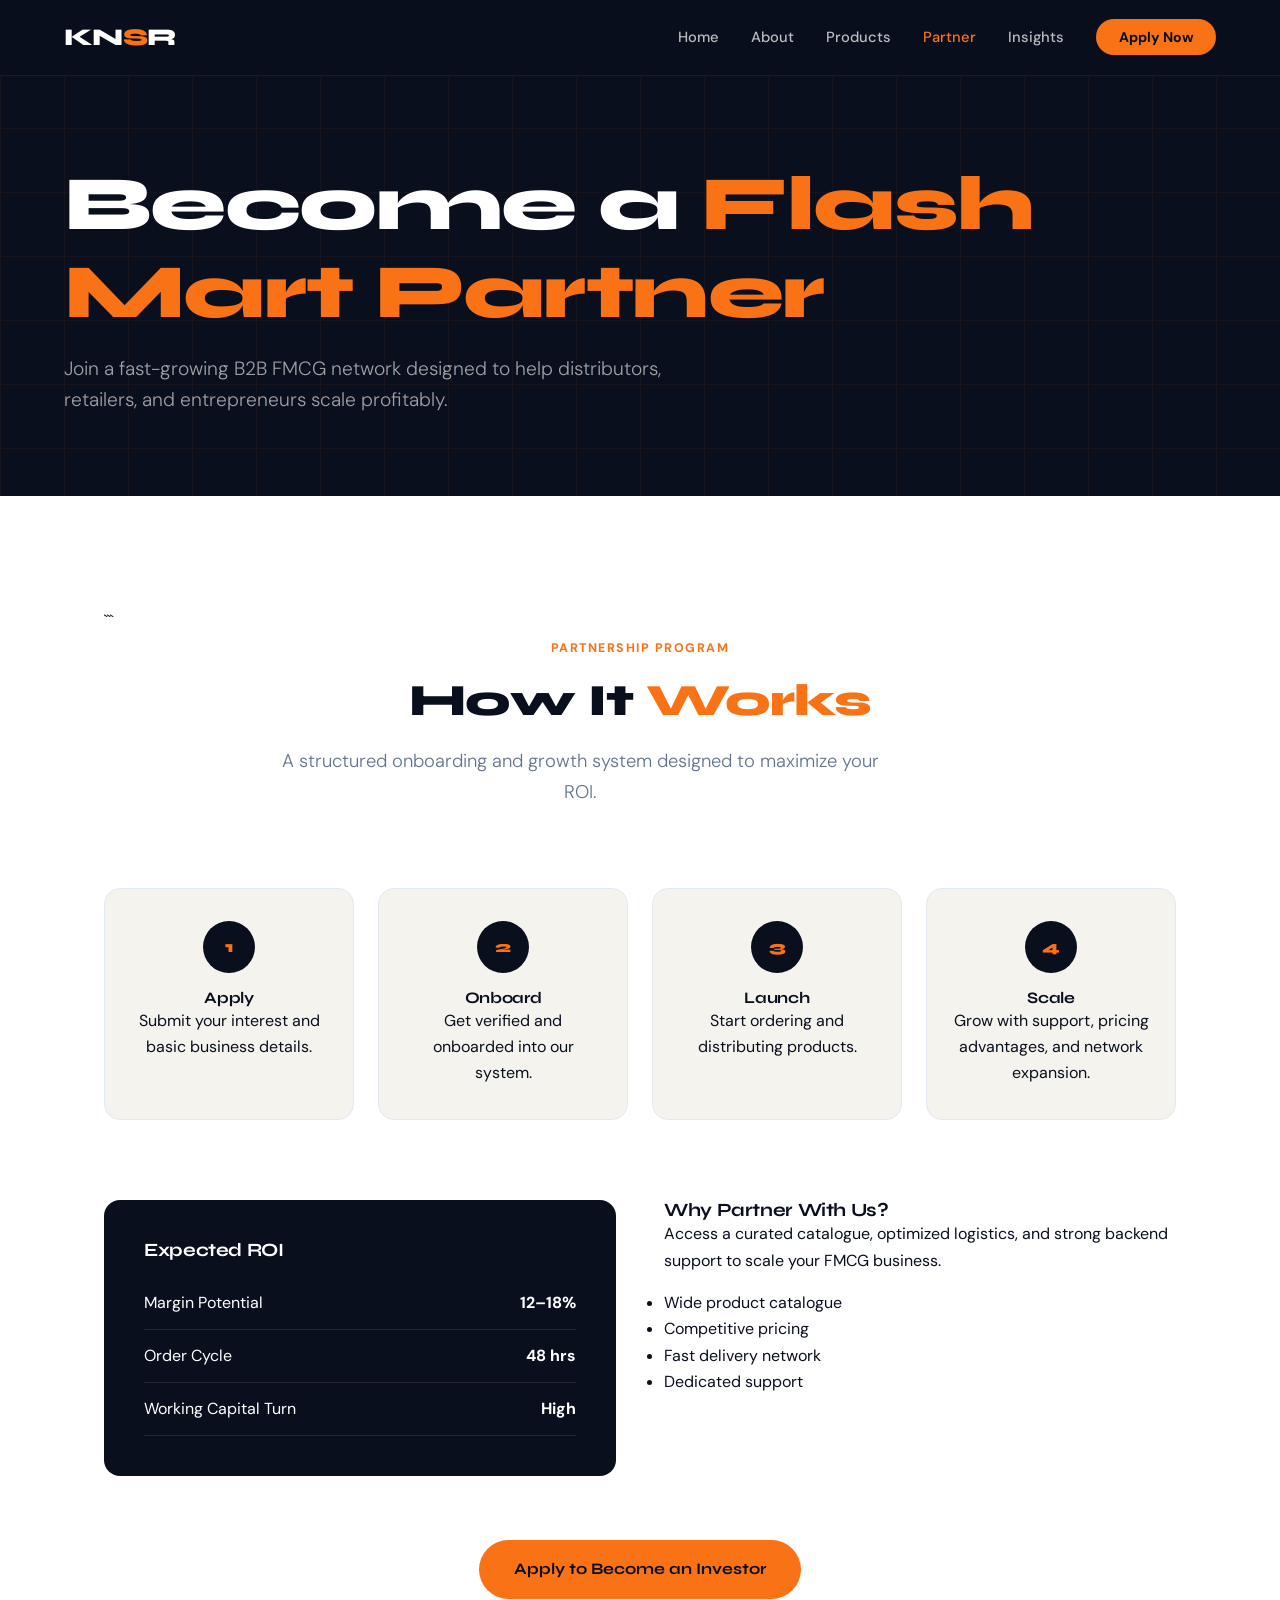
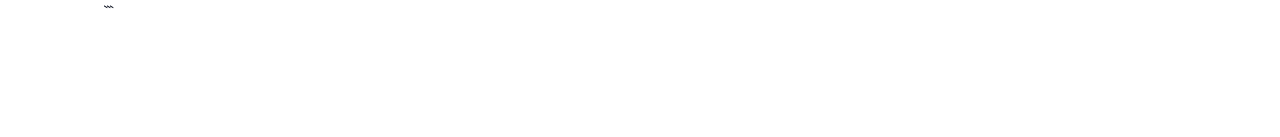
<file: partners.html>
<!DOCTYPE html>
<html lang="en">
<head>
<meta charset="UTF-8">
<meta name="viewport" content="width=device-width, initial-scale=1.0">
<title>Flash Mart Consumer Products — India's B2B FMCG Marketplace</title>
<link rel="preconnect" href="https://fonts.googleapis.com">
<link href="https://fonts.googleapis.com/css2?family=Syne:wght@400;600;700;800&family=DM+Sans:ital,wght@0,300;0,400;0,500;1,300&display=swap" rel="stylesheet">
<link rel="stylesheet" href="shared.css">
<style>
/* PAGE HERO */
.page-hero {
  background: var(--ink);
  padding: 10rem 5% 5rem;
  position: relative;
  overflow: hidden;
}
.page-hero-bg {
  position:absolute; inset:0;
  background-image: linear-gradient(rgba(249,115,22,0.05) 1px,transparent 1px),
                    linear-gradient(90deg,rgba(249,115,22,0.05) 1px,transparent 1px);
  background-size: 64px 64px;
}
.page-hero-inner {
  position:relative; z-index:2;
  max-width:1200px; margin:0 auto;
}
.page-hero h1 {
  font-size: var(--fs-hero);
  color:#fff; font-weight:800;
  margin-bottom:1rem;
}
.page-hero h1 span { color: var(--saffron); }
.page-hero p {
  font-size:1.2rem;
  color:rgba(255,255,255,0.6);
  max-width:600px;
}

/* PARTNER SECTION */
#partner {
  background: var(--white);
}
.partner-header {
  text-align: center;
  max-width: 720px;
  margin: 0 auto 5rem;
}

.program-phases {
  display: grid;
  grid-template-columns: repeat(auto-fit, minmax(190px, 1fr));
  gap: 1.5rem;
  margin-bottom: 5rem;
}

.phase-card {
  background: var(--surface);
  border: 1px solid var(--slate-light);
  border-radius: var(--radius);
  padding: 2rem 1.5rem;
  text-align: center;
  transition: all 0.28s;
}
.phase-card:hover {
  border-color: var(--saffron);
  transform: translateY(-6px);
  box-shadow: var(--shadow-lg);
}
.phase-num {
  width: 52px;
  height: 52px;
  border-radius: 50%;
  background: var(--ink);
  color: var(--saffron);
  font-family: 'Syne', sans-serif;
  font-weight: 800;
  display: flex;
  align-items: center;
  justify-content: center;
  margin: 0 auto 1rem;
}

/* GRID */
.partner-grid {
  display: grid;
  grid-template-columns: 1fr 1fr;
  gap: 3rem;
}

/* ROI CARD */
.roi-card {
  background: var(--ink);
  color: #fff;
  padding: 2.5rem;
  border-radius: var(--radius);
}
.roi-card h3 { margin-bottom: 1rem; }
.roi-metric {
  display:flex;
  justify-content:space-between;
  padding:0.8rem 0;
  border-bottom:1px solid rgba(255,255,255,0.1);
}

/* CTA */
.partner-cta {
  margin-top: 4rem;
  text-align: center;
}
</style>

</head>

<body>

<!-- NAV -->

<nav>
  <a href="index.html" class="nav-logo">KN<span>S</span>R</a>
  <ul class="nav-links">
    <li><a href="index.html">Home</a></li>
    <li><a href="about.html">About</a></li>
    <li><a href="products.html">Products</a></li>
    <li><a href="partners.html">Partner</a></li>
    <li><a href="insights.html">Insights</a></li>
    <li><a href="mailto:partner@flashmartconsumer.com" class="nav-cta">Apply Now</a></li>
  </ul>
  <button class="nav-toggle" aria-label="Open navigation">
    <span></span>
    <span></span>
    <span></span>
  </button>
</nav>

<!-- HERO -->

<div class="page-hero">
  <div class="page-hero-bg"></div>
  <div class="page-hero-inner">
    <h1>Become a <span>Flash Mart Partner</span></h1>
    <p>Join a fast-growing B2B FMCG network designed to help distributors, retailers, and entrepreneurs scale profitably.</p>
  </div>
</div>

<!-- PARTNER CONTENT -->

<section id="partner">
  <div class="section-inner">

```
<div class="partner-header">
  <span class="section-tag">Partnership Program</span>
  <h2 class="section-title">How It <span class="em">Works</span></h2>
  <p class="section-lead">A structured onboarding and growth system designed to maximize your ROI.</p>
</div>

<!-- PHASES -->
<div class="program-phases">
  <div class="phase-card">
    <div class="phase-num">1</div>
    <h4>Apply</h4>
    <p>Submit your interest and basic business details.</p>
  </div>
  <div class="phase-card">
    <div class="phase-num">2</div>
    <h4>Onboard</h4>
    <p>Get verified and onboarded into our system.</p>
  </div>
  <div class="phase-card">
    <div class="phase-num">3</div>
    <h4>Launch</h4>
    <p>Start ordering and distributing products.</p>
  </div>
  <div class="phase-card">
    <div class="phase-num">4</div>
    <h4>Scale</h4>
    <p>Grow with support, pricing advantages, and network expansion.</p>
  </div>
</div>

<!-- GRID -->
<div class="partner-grid">

  <!-- ROI -->
  <div class="roi-card">
    <h3>Expected ROI</h3>
    <div class="roi-metric"><span>Margin Potential</span><strong>12–18%</strong></div>
    <div class="roi-metric"><span>Order Cycle</span><strong>48 hrs</strong></div>
    <div class="roi-metric"><span>Working Capital Turn</span><strong>High</strong></div>
  </div>

  <!-- TEXT -->
  <div>
    <h3>Why Partner With Us?</h3>
    <p style="margin-bottom:1rem;">
      Access a curated catalogue, optimized logistics, and strong backend support to scale your FMCG business.
    </p>
    <ul class="diff-list">
      <li>Wide product catalogue</li>
      <li>Competitive pricing</li>
      <li>Fast delivery network</li>
      <li>Dedicated support</li>
    </ul>
  </div>

</div>

<!-- CTA -->
<div class="partner-cta">
  <a href="mailto:partner@flashmartconsumer.com" class="btn-primary">
    Apply to Become an Investor
  </a>
</div>
```

  </div>
</section>

<script>
  // Reveal animation
  const revealEls = document.querySelectorAll('.reveal');
  const obs = new IntersectionObserver(entries => {
    entries.forEach(e => { if (e.isIntersecting) { e.target.classList.add('visible'); obs.unobserve(e.target); } });
  }, { threshold: 0.12 });
  revealEls.forEach(el => obs.observe(el));
  window.addEventListener('scroll', () => {
    document.querySelector('nav').style.borderBottomColor = scrollY > 40 ? 'rgba(255,255,255,0.12)' : 'rgba(255,255,255,0.06)';
  });

  // Mobile nav toggle
  document.querySelector('.nav-toggle').onclick = function() {
    document.querySelector('.nav-links').classList.toggle('nav-open');
    this.classList.toggle('open');
  };

  // Active nav highlighting
  const currentPage = window.location.pathname.split('/').pop() || 'index.html';
  document.querySelectorAll('.nav-links a[href]').forEach(link => {
    link.classList.toggle('active', link.getAttribute('href') === currentPage);
  });
</script>

</body>
</html>
</file>
<file: shared.css>
/* ─── Flash Mart SHARED DESIGN SYSTEM ─── */
*, *::before, *::after { box-sizing: border-box; margin: 0; padding: 0; }

:root {
  --ink: #0A0F1E;
  --ink-soft: #1C2340;
  --surface: #F5F3EE;
  --white: #FFFFFF;
  --saffron: #F97316;
  --saffron-deep: #C2530A;
  --emerald: #10B981;
  --emerald-soft: #D1FAE5;
  --slate: #64748B;
  --slate-light: #E2E8F0;
  --accent-yellow: #FCD34D;
  --fs-hero: clamp(2.8rem, 6vw, 5.5rem);
  --fs-h2: clamp(2rem, 3.5vw, 3.2rem);
  --radius: 16px;
  --radius-sm: 8px;
  --shadow: 0 4px 24px rgba(10,15,30,0.10);
  --shadow-lg: 0 16px 48px rgba(10,15,30,0.16);
}

html { scroll-behavior: smooth; }
body { font-family: 'DM Sans', sans-serif; background: var(--surface); color: var(--ink); line-height: 1.65; overflow-x: hidden; }
h1,h2,h3,h4,h5 { font-family: 'Syne', sans-serif; line-height: 1.15; letter-spacing: -0.02em; }
a { color: inherit; text-decoration: none; }

/* NAV */
nav {
  position: fixed; top: 0; left: 0; right: 0; z-index: 100;
  display: flex; align-items: center; justify-content: space-between;
  padding: 1.1rem 5%;
  background: rgba(10,15,30,0.96);
  backdrop-filter: blur(14px);
  border-bottom: 1px solid rgba(255,255,255,0.06);
}
.nav-logo { font-family: 'Syne', sans-serif; font-weight: 800; font-size: 1.5rem; color: #fff; letter-spacing: -0.03em; }
.nav-logo span { color: var(--saffron); }
.nav-links { display: flex; gap: 2rem; list-style: none; align-items: center; }
.nav-links a { color: rgba(255,255,255,0.72); font-size: 0.92rem; font-weight: 500; transition: color 0.2s; }
.nav-links a:hover, .nav-links a.active { color: var(--saffron); }
.nav-cta { background: var(--saffron) !important; color: var(--ink) !important; padding: 0.55rem 1.4rem !important; border-radius: 100px !important; font-weight: 700 !important; font-size: 0.88rem !important; transition: background 0.2s, transform 0.15s !important; }
.nav-cta:hover { background: var(--accent-yellow) !important; transform: scale(1.04); }

/* --- MOBILE NAVIGATION --- */
.nav-toggle {
  display: none;
  flex-direction: column;
  justify-content: center;
  align-items: center;
  width: 38px;
  height: 38px;
  background: none;
  border: none;
  cursor: pointer;
  z-index: 110;
}
.nav-toggle span {
  display: block;
  width: 26px;
  height: 3px;
  margin: 4px 0;
  background: #fff;
  border-radius: 2px;
  transition: 0.3s;
}
.nav-toggle.open span:nth-child(1) {
  transform: translateY(7px) rotate(45deg);
}
.nav-toggle.open span:nth-child(2) {
  opacity: 0;
}
.nav-toggle.open span:nth-child(3) {
  transform: translateY(-7px) rotate(-45deg);
}

@media (max-width: 900px) {
  .nav-toggle { display: flex; }
  .nav-links {
    position: fixed;
    top: 64px;
    right: 0;
    background: rgba(10,15,30,0.98);
    flex-direction: column;
    align-items: flex-end;
    gap: 1.5rem;
    padding: 2rem 5%;
    width: 70vw;
    max-width: 320px;
    height: calc(100vh - 64px);
    box-shadow: var(--shadow-lg);
    transform: translateX(100%);
    transition: transform 0.3s;
    z-index: 105;
    display: flex;
  }
  .nav-links.nav-open {
    transform: translateX(0);
  }
  .nav-links li {
    display: block !important;
  }
  .footer-grid { grid-template-columns: 1fr 1fr; }
  .nav-links li:not(:last-child) { display: none; }
}
@media (max-width: 600px) {
  nav { padding: 1rem 4%; }
  .nav-links {
    top: 56px;
    padding: 1.5rem 6%;
    width: 90vw;
    max-width: 100vw;
    height: calc(100vh - 56px);
  }
  .footer-grid { grid-template-columns: 1fr; }
}

/* BUTTONS */
.btn-primary { background: var(--saffron); color: var(--ink); padding: 1rem 2.2rem; border-radius: 100px; font-family: 'Syne', sans-serif; font-weight: 700; font-size: 1rem; border: none; cursor: pointer; transition: all 0.22s; display: inline-flex; align-items: center; gap: 0.5rem; }
.btn-primary:hover { background: var(--accent-yellow); transform: translateY(-2px); box-shadow: 0 8px 24px rgba(249,115,22,0.4); }
.btn-secondary { background: transparent; color: var(--ink); padding: 1rem 2.2rem; border-radius: 100px; font-family: 'Syne', sans-serif; font-weight: 600; font-size: 1rem; border: 1.5px solid var(--slate-light); cursor: pointer; transition: all 0.22s; display: inline-flex; align-items: center; gap: 0.5rem; }
.btn-secondary:hover { border-color: var(--saffron); color: var(--saffron); transform: translateY(-2px); }
.btn-dark { background: var(--ink); color: #fff; padding: 1.1rem 2.5rem; border-radius: 100px; font-family: 'Syne', sans-serif; font-weight: 700; font-size: 1.05rem; border: none; cursor: pointer; transition: all 0.22s; display: inline-flex; align-items: center; gap: 0.5rem; }
.btn-dark:hover { background: #0F1729; transform: translateY(-3px); box-shadow: 0 12px 32px rgba(10,15,30,0.3); }

/* SECTION SHARED */
section { scroll-margin-top: 80px; }
.section-inner { max-width: 1200px; margin: 0 auto; padding: 7rem 5%; }
.section-tag { display: inline-block; font-size: 0.78rem; font-weight: 700; letter-spacing: 0.12em; text-transform: uppercase; color: var(--saffron); margin-bottom: 1rem; }
.section-title { font-size: var(--fs-h2); font-weight: 800; margin-bottom: 1.2rem; }
.section-title .em { color: var(--saffron); }
.section-lead { font-size: 1.15rem; color: var(--slate); max-width: 600px; font-weight: 300; line-height: 1.7; }

/* PAGE HERO BANNER (inner pages) */
.page-hero {
  background: var(--ink);
  padding: 10rem 5% 5rem;
  position: relative;
  overflow: hidden;
}
.page-hero-bg {
  position: absolute; inset: 0;
  background-image: linear-gradient(rgba(249,115,22,0.05) 1px, transparent 1px), linear-gradient(90deg, rgba(249,115,22,0.05) 1px, transparent 1px);
  background-size: 64px 64px;
}
.page-hero-blob { position: absolute; border-radius: 50%; filter: blur(80px); opacity: 0.15; }
.page-hero-inner { position: relative; z-index: 2; max-width: 1200px; margin: 0 auto; }
.page-hero-tag { display: inline-flex; align-items: center; gap: 0.5rem; background: rgba(249,115,22,0.15); border: 1px solid rgba(249,115,22,0.35); color: var(--saffron); padding: 0.4rem 1rem; border-radius: 100px; font-size: 0.82rem; font-weight: 600; letter-spacing: 0.06em; text-transform: uppercase; margin-bottom: 1.5rem; }
.page-hero h1 { font-size: var(--fs-hero); color: #fff; font-weight: 800; margin-bottom: 1.2rem; }
.page-hero p { font-size: 1.2rem; color: rgba(255,255,255,0.6); font-weight: 300; max-width: 600px; }

/* TRUST BAR */
.trust-bar { background: var(--ink); padding: 1.6rem 5%; display: flex; align-items: center; justify-content: center; gap: 3rem; flex-wrap: wrap; }
.trust-bar-label { font-size: 0.8rem; font-weight: 600; letter-spacing: 0.12em; text-transform: uppercase; color: rgba(255,255,255,0.35); white-space: nowrap; }
.trust-items { display: flex; gap: 2.5rem; flex-wrap: wrap; align-items: center; }
.trust-item { font-family: 'Syne', sans-serif; font-size: 1rem; font-weight: 700; color: rgba(255,255,255,0.55); transition: color 0.2s; white-space: nowrap; }
.trust-item:hover { color: var(--saffron); }

/* FOOTER */
footer { background: #060C1A; color: rgba(255,255,255,0.5); padding: 4rem 5% 2.5rem; }
.footer-grid { display: grid; grid-template-columns: 2fr 1fr 1fr 1fr; gap: 3rem; margin-bottom: 3.5rem; }
.footer-brand p { font-size: 0.88rem; line-height: 1.75; max-width: 260px; margin-top: 1rem; }
.footer-col h5 { font-family: 'Syne', sans-serif; font-size: 0.85rem; font-weight: 700; color: #fff; letter-spacing: 0.05em; text-transform: uppercase; margin-bottom: 1.25rem; }
.footer-links { list-style: none; display: flex; flex-direction: column; gap: 0.65rem; }
.footer-links a { font-size: 0.88rem; color: rgba(255,255,255,0.45); transition: color 0.2s; }
.footer-links a:hover { color: var(--saffron); }
.footer-bottom { padding-top: 2rem; border-top: 1px solid rgba(255,255,255,0.06); display: flex; justify-content: space-between; align-items: center; flex-wrap: wrap; gap: 1rem; font-size: 0.82rem; }

/* CTA SECTION */
.cta-section { background: var(--saffron); position: relative; overflow: hidden; }
.cta-section::before { content: ''; position: absolute; inset: 0; background-image: linear-gradient(rgba(10,15,30,0.08) 1px, transparent 1px), linear-gradient(90deg, rgba(10,15,30,0.08) 1px, transparent 1px); background-size: 48px 48px; }
.cta-inner { position: relative; z-index: 1; max-width: 800px; margin: 0 auto; padding: 8rem 5%; text-align: center; }
.cta-inner h2 { font-size: clamp(2.5rem, 5vw, 4rem); color: var(--ink); margin-bottom: 1.2rem; }
.cta-inner p { font-size: 1.2rem; color: rgba(10,15,30,0.65); margin-bottom: 2.5rem; max-width: 560px; margin-left: auto; margin-right: auto; }
.cta-actions { display: flex; justify-content: center; flex-wrap: wrap; gap: 1rem; }
.btn-outline-dark { background: transparent; color: var(--ink); padding: 1.1rem 2.5rem; border-radius: 100px; font-family: 'Syne', sans-serif; font-weight: 700; font-size: 1.05rem; border: 2px solid rgba(10,15,30,0.4); cursor: pointer; transition: all 0.22s; }
.btn-outline-dark:hover { border-color: var(--ink); background: rgba(10,15,30,0.08); transform: translateY(-3px); }

/* SCROLL REVEAL */
.reveal { opacity: 0; transform: translateY(28px); transition: opacity 0.6s ease, transform 0.6s ease; }
.reveal.visible { opacity: 1; transform: none; }
.reveal-delay-1 { transition-delay: 0.1s; }
.reveal-delay-2 { transition-delay: 0.2s; }
.reveal-delay-3 { transition-delay: 0.3s; }
.reveal-delay-4 { transition-delay: 0.4s; }




/* --- ORIGINAL PRODUCTS PROFESSIONAL CARD STYLE --- */
.original-products-grid {
  display: grid;
  grid-template-columns: repeat(2, 1fr); /* Always two per row on desktop */
  gap: 2rem;
  margin-bottom: 3rem;
}

@media (max-width: 900px) {
  .original-products-grid {
    grid-template-columns: 1fr; /* Stack on mobile/tablet */
  }
}

.original-product-card {
  background: #fff;
  border-radius: 1.5rem;
  box-shadow: 0 4px 24px 0 rgba(16, 24, 40, 0.07);
  overflow: hidden;
  display: flex;
  flex-direction: column;
  transition: box-shadow 0.2s, transform 0.2s;
  border: 1px solid #f3f4f6;
}

.original-product-card:hover {
  box-shadow: 0 8px 32px 0 rgba(249, 115, 22, 0.13);
  transform: translateY(-4px) scale(1.02);
}

.op-image-wrap {
  background: linear-gradient(135deg, #fffbe6 60%, #fff7cc 100%);
  display: flex;
  align-items: center;
  justify-content: center;
  height: 170px;
  position: relative;
}

.op-image-wrap img {
  max-height: 110px;
  max-width: 90%;
  object-fit: contain;
  margin-top: 18px;
  margin-bottom: 18px;
  filter: drop-shadow(0 4px 16px rgba(0,0,0,0.07));
  border-radius: 0.5rem;
  background: transparent;
}

.op-body {
  padding: 1.5rem 1.25rem 1.25rem 1.25rem;
  display: flex;
  flex-direction: column;
  flex: 1;
}

.op-cat {
  color: #f97316;
  font-size: 0.92rem;
  font-weight: 700;
  letter-spacing: 0.06em;
  text-transform: uppercase;
  margin-bottom: 0.5rem;
}

.op-title {
  font-family: 'Syne', sans-serif;
  font-size: 1.18rem;
  font-weight: 700;
  margin-bottom: 0.3rem;
  color: #22223b;
}

.op-desc {
  font-size: 0.98rem;
  color: #5c5c6c;
  margin-bottom: 1.1rem;
  flex: 1;
}

.op-footer {
  display: flex;
  justify-content: space-between;
  align-items: center;
  border-top: 1px solid #f3f4f6;
  padding-top: 0.8rem;
  font-size: 0.98rem;
}

.op-moq {
  color: #6b7280;
}

.op-moq strong {
  color: #22223b;
  font-weight: 700;
}

.op-enquire {
  color: #f97316;
  font-weight: 700;
  text-decoration: none;
  transition: color 0.18s;
}

.op-enquire:hover {
  color: #b45309;
  text-decoration: underline;
}

/* RESPONSIVE */
@media (max-width: 900px) {
  .footer-grid { grid-template-columns: 1fr 1fr; }
  .nav-links li:not(:last-child) { display: none; }
}
@media (max-width: 600px) {
  .footer-grid { grid-template-columns: 1fr; }
}
</file>
